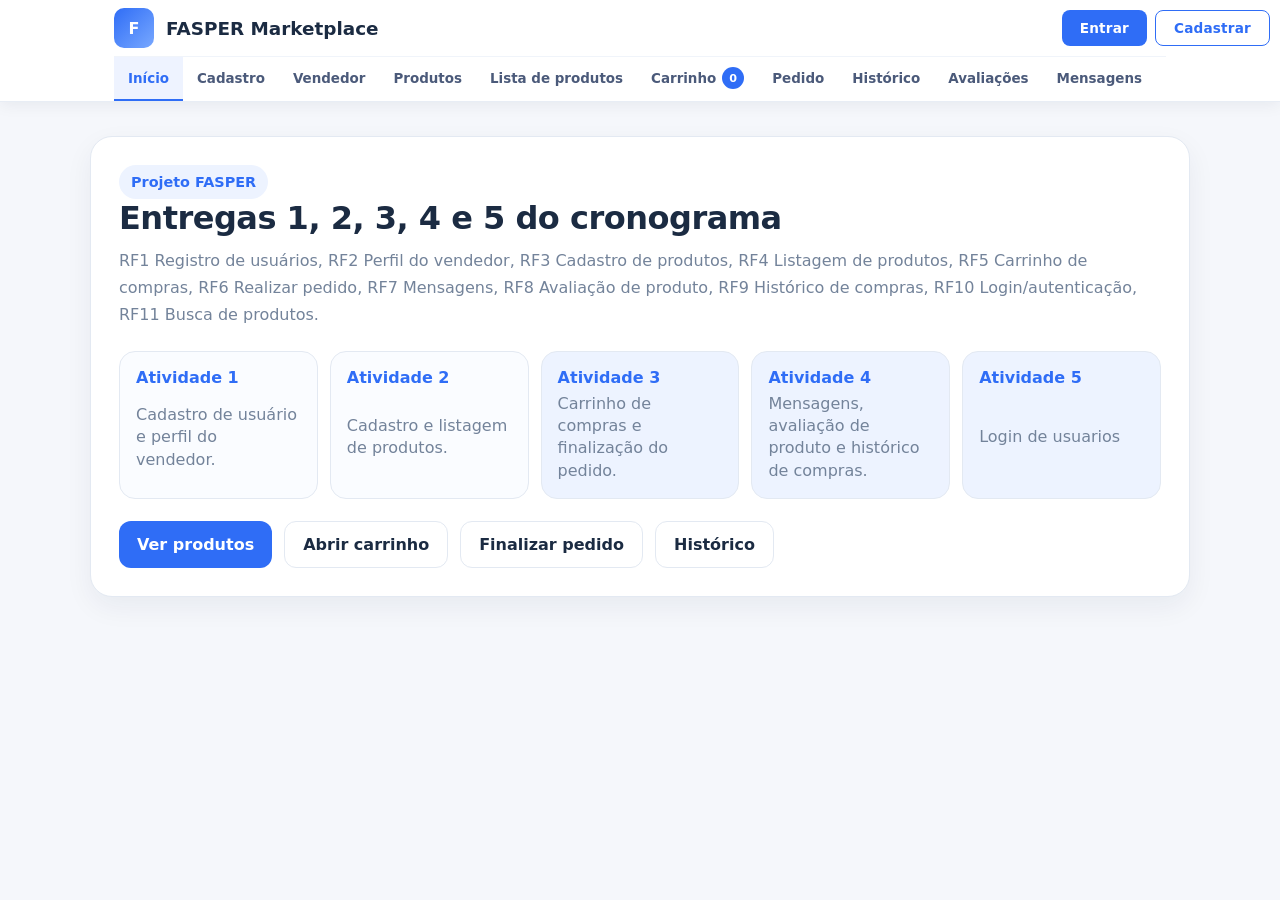
<file: frontend/index.html>
<!DOCTYPE html>
<html lang="pt-BR">
<head>
  <meta charset="UTF-8">
  <meta name="viewport" content="width=device-width, initial-scale=1.0">
  <title>FASPER | Início</title>
  <link rel="stylesheet" href="css/style.css">
</head>
<body>
  <header class="header">
    <div class="container header-inner">
      <a class="brand" href="index.html">
        <div class="logo">F</div>
        <h1>FASPER Marketplace</h1>
      </a>

      <button class="nav-toggle" id="btnNavToggle" aria-label="Abrir menu de navegação" aria-expanded="false" aria-controls="navPrincipal">
        <span></span>
        <span></span>
        <span></span>
      </button>
      <nav class="nav" id="navPrincipal">
        <a class="active" href="index.html">Início</a>
        <a href="cadastro.html">Cadastro</a>
        <a href="vendedor.html">Vendedor</a>
        <!-- Atividade 2 do cronograma -->
        <a href="produtos.html">Produtos</a>
        <!-- Atividade 2 do cronograma -->
        <a href="lista-produtos.html">Lista de produtos</a>
        <!-- Atividade 3 do cronograma -->
        <a href="carrinho.html">Carrinho <span class="cart-badge" data-cart-count>0</span></a>
        <!-- Atividade 3 do cronograma -->
        <a href="pedido.html">Pedido</a>
        <!-- Atividade 4 do cronograma -->
        <a href="historico.html">Histórico</a>
        <!-- Atividade 4 do cronograma -->
        <a href="avaliacoes.html">Avaliações</a>
        <!-- Atividade 4 do cronograma -->
        <a href="mensagens.html">Mensagens</a>
        <a href="resumo.html">Resumo</a>
      </nav>
    </div>
    <button id="btnSair" style="position: fixed; top: 10px; right: 10px; background: #e74c3c; color: white; border: none; padding: 8px 16px; border-radius: 8px; cursor: pointer; z-index: 9999;">
    SAIR
</button>
  </header>

  <main class="container page">
    <section class="box hero home-hero-final">
      <span class="tag-entrega">Projeto FASPER</span>
      <h2>Entregas 1, 2, 3, 4 e 5 do cronograma</h2>
      <p>
        RF1 Registro de usuários, RF2 Perfil do vendedor,
        RF3 Cadastro de produtos, RF4 Listagem de produtos,
        RF5 Carrinho de compras, RF6 Realizar pedido, RF7 Mensagens, RF8 Avaliação de produto, RF9 Histórico de compras, RF10 Login/autenticação, RF11 Busca de produtos.
      </p>

      <div class="home-grid-cards">
        <article class="home-card-mini">
          <strong>Atividade 1</strong>
          <span>Cadastro de usuário e perfil do vendedor.</span>
        </article>
        <article class="home-card-mini">
          <strong>Atividade 2</strong>
          <span>Cadastro e listagem de produtos.</span>
        </article>
        <article class="home-card-mini home-card-highlight">
          <strong>Atividade 3</strong>
          <span>Carrinho de compras e finalização do pedido.</span>
        </article>
        <article class="home-card-mini home-card-highlight">
          <strong>Atividade 4</strong>
          <span>Mensagens, avaliação de produto e histórico de compras.</span>
        </article>
           <article class="home-card-mini home-card-highlight">
          <strong>Atividade 5</strong>
          <span>Login de usuarios</span>
        </article>
      </div>

      <div class="actions">
        <a class="btn btn-primary" href="lista-produtos.html">Ver produtos</a>
        <a class="btn btn-secondary" href="carrinho.html">Abrir carrinho</a>
        <a class="btn btn-secondary" href="pedido.html">Finalizar pedido</a>
        <a class="btn btn-secondary" href="historico.html">Histórico</a>
      </div>
    </section>
  </main>

    <script src="js/auth.js"></script>
  <script src="js/app.js"></script>

</body>
</html>
</file>
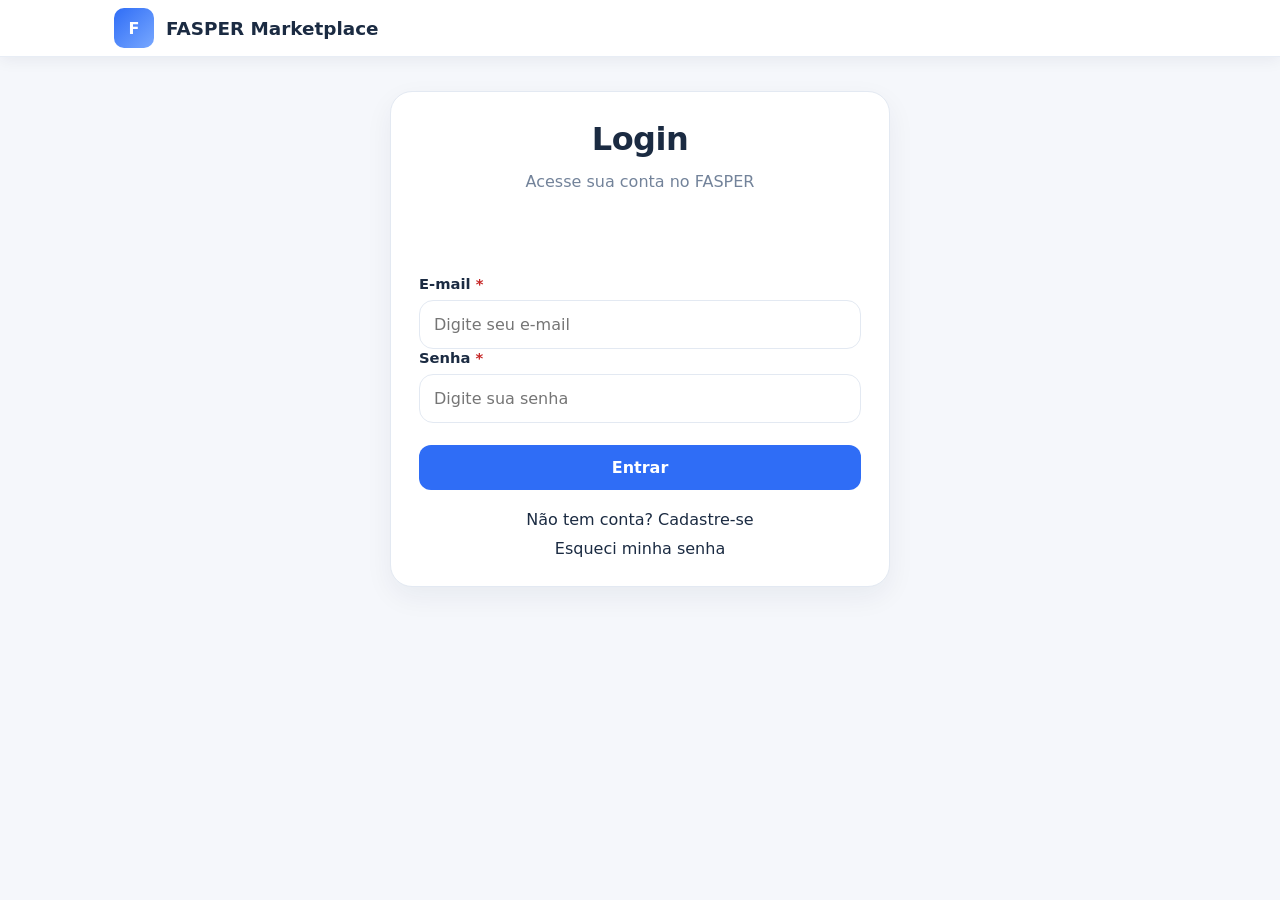
<file: frontend/avaliacoes.html>
<!DOCTYPE html>
<html lang="pt-BR">
<head>
  <meta charset="UTF-8">
  <meta name="viewport" content="width=device-width, initial-scale=1.0">
  <title>FASPER | Avaliações</title>
  <link rel="stylesheet" href="css/style.css">
</head>
<body>
   <button id="btnSair" style="position: fixed; top: 10px; right: 10px; background: #e74c3c; color: white; border: none; padding: 8px 16px; border-radius: 8px; cursor: pointer; z-index: 9999;">
    SAIR
</button>
  <!-- Atividade 4 do cronograma -->
  <header class="header">
    <div class="container header-inner">
      <a class="brand" href="index.html">
        <div class="logo">F</div>
        <h1>FASPER Marketplace</h1>
      </a>

      <button class="nav-toggle" id="btnNavToggle" aria-label="Abrir menu de navegação" aria-expanded="false" aria-controls="navPrincipal">
        <span></span>
        <span></span>
        <span></span>
      </button>
      <nav class="nav" id="navPrincipal">
        <a href="index.html">Início</a>
        <a href="cadastro.html">Cadastro</a>
        <a href="vendedor.html">Vendedor</a>
        <!-- Atividade 2 do cronograma -->
        <a href="produtos.html">Produtos</a>
        <!-- Atividade 2 do cronograma -->
        <a href="lista-produtos.html">Lista de produtos</a>
        <!-- Atividade 3 do cronograma -->
        <a href="carrinho.html">Carrinho <span class="cart-badge" data-cart-count>0</span></a>
        <!-- Atividade 3 do cronograma -->
        <a href="pedido.html">Pedido</a>
        <!-- Atividade 4 do cronograma -->
        <a href="historico.html">Histórico</a>
        <!-- Atividade 4 do cronograma -->
        <a class="active" href="avaliacoes.html">Avaliações</a>
        <!-- Atividade 4 do cronograma -->
        <a href="mensagens.html">Mensagens</a>
        <a href="resumo.html">Resumo</a>
      </nav>
    </div>
  </header>

  <main class="container page activity4-grid">
    <section class="box panel">
      <span class="tag-entrega">Atividade 4 do cronograma</span><h2>Avaliação de produto</h2><p>RF8: registro da nota e comentário do cliente após a compra.</p>
      <form id="avaliacaoForm" class="form-grid" novalidate>
        <div class="field full"><label for="avaliacaoProduto">Produto comprado</label><select id="avaliacaoProduto" required></select></div>
        <div class="field"><label for="avaliacaoNota">Nota</label><select id="avaliacaoNota"><option value="5">5 - Excelente</option><option value="4">4 - Muito bom</option><option value="3">3 - Bom</option><option value="2">2 - Regular</option><option value="1">1 - Ruim</option></select></div>
        <div class="field"><label for="avaliacaoCliente">Cliente</label><input id="avaliacaoCliente" placeholder="Nome do cliente" required></div>
        <div class="field full"><label for="avaliacaoComentario">Comentário</label><textarea id="avaliacaoComentario" placeholder="Descreva sua experiência com o produto" required></textarea></div>
        <div class="actions"><button class="btn btn-primary" type="submit">Salvar avaliação</button><button class="btn btn-secondary" type="button" id="btnExportarAvaliacoes">Gerar Excel</button></div><div id="msgAvaliacao" class="msg"></div>
      </form>
    </section>
    <aside class="box activity4-side-panel"><h3>Avaliações registradas</h3><div id="listaAvaliacoes" class="activity4-list"></div></aside>
  </main>
    <script src="js/auth.js"></script>
  <script src="js/app.js"></script>
</body>
</html>
</file>
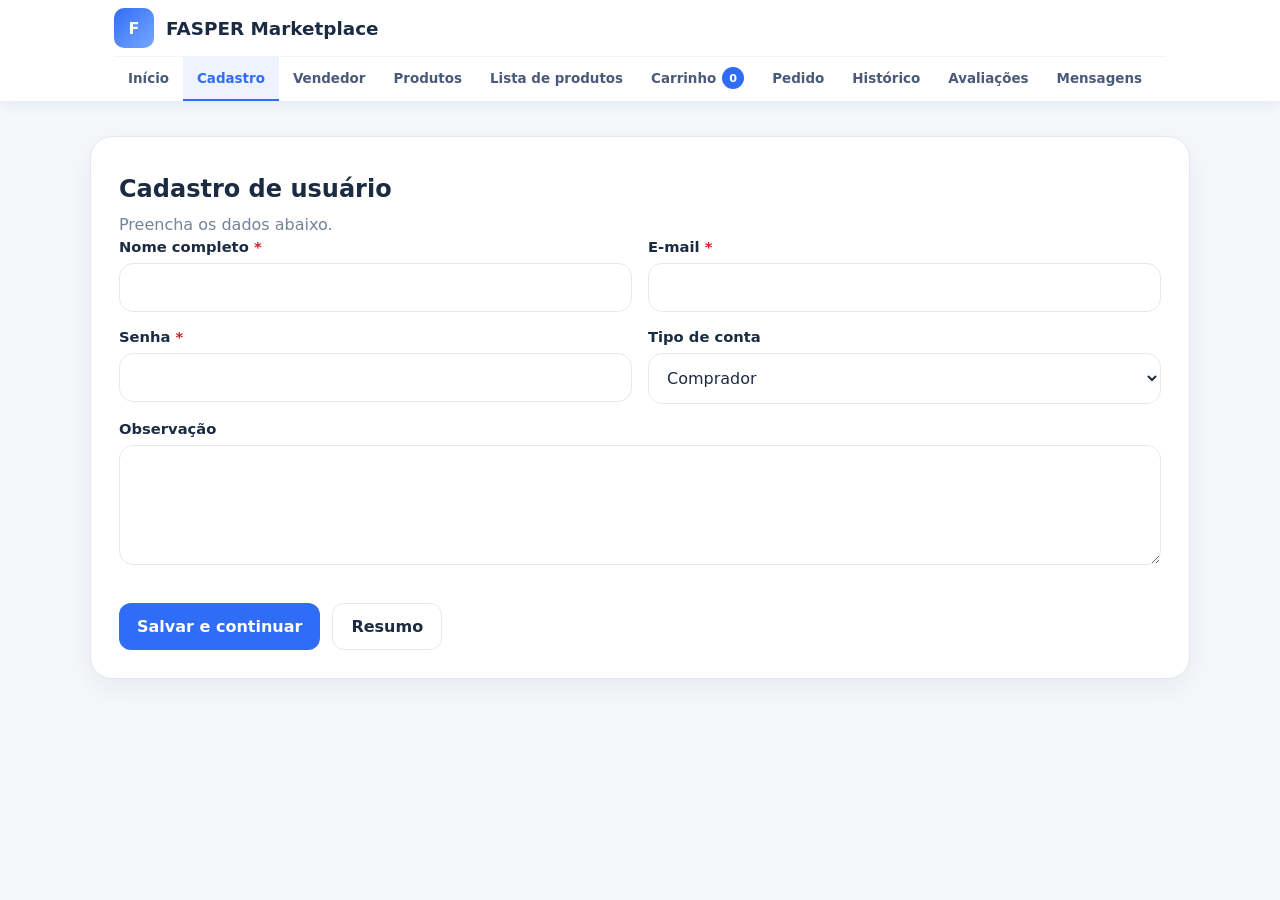
<file: frontend/cadastro.html>
<!DOCTYPE html>
<html lang="pt-BR">
<head>
  <meta charset="UTF-8">
  <meta name="viewport" content="width=device-width, initial-scale=1.0">
  <title>FASPER | Cadastro</title>
  <link rel="stylesheet" href="css/style.css">
</head>
<body>
  <header class="header">
    <div class="container header-inner">
      <a class="brand" href="index.html">
        <div class="logo">F</div>
        <h1>FASPER Marketplace</h1>
      </a>

      <button class="nav-toggle" id="btnNavToggle" aria-label="Abrir menu de navegação" aria-expanded="false" aria-controls="navPrincipal">
        <span></span>
        <span></span>
        <span></span>
      </button>
      <nav class="nav" id="navPrincipal">
        <a href="index.html">Início</a>
        <a class="active" href="cadastro.html">Cadastro</a>
        <a href="vendedor.html">Vendedor</a>
        <!-- Atividade 2 do cronograma -->
        <a href="produtos.html">Produtos</a>
        <!-- Atividade 2 do cronograma -->
        <a href="lista-produtos.html">Lista de produtos</a>
        <!-- Atividade 3 do cronograma -->
        <a href="carrinho.html">Carrinho <span class="cart-badge" data-cart-count>0</span></a>
        <!-- Atividade 3 do cronograma -->
        <a href="pedido.html">Pedido</a>
        <!-- Atividade 4 do cronograma -->
        <a href="historico.html">Histórico</a>
        <!-- Atividade 4 do cronograma -->
        <a href="avaliacoes.html">Avaliações</a>
        <!-- Atividade 4 do cronograma -->
        <a href="mensagens.html">Mensagens</a>
        <a href="resumo.html">Resumo</a>
      </nav>
    </div>
    <button id="btnSair" style="position: fixed; top: 10px; right: 10px; background: #e74c3c; color: white; border: none; padding: 8px 16px; border-radius: 8px; cursor: pointer; z-index: 9999;">
    SAIR
</button>
  </header>

  <main class="container page">
    <section class="box panel">
      <h2>Cadastro de usuário</h2>
      <p>Preencha os dados abaixo.</p>

      <form id="cadastroForm" class="form-grid" novalidate>
        <div class="field">
          <label for="nome" class="obrigatorio">Nome completo</label>
          <input id="nome" required>
        </div>

        <div class="field">
          <label for="email" class="obrigatorio">E-mail</label>
          <input id="email" type="email" required>
        </div>

        <div class="field">
          <label for="senha" class="obrigatorio">Senha</label>
          <input id="senha" type="password" required>
        </div>

        <div class="field">
          <label for="tipo">Tipo de conta</label>
          <select id="tipo">
             <option value="comprador">Comprador</option>
  <option value="vendedor">Vendedor</option>
          </select>
        </div>

        <div class="field full">
          <label for="observacao">Observação</label>
          <textarea id="observacao"></textarea>
        </div>

        <div class="actions">
          <button class="btn btn-primary" type="submit">Salvar e continuar</button>
          <a class="btn btn-secondary" href="resumo.html">Resumo</a>
        </div>

        <div id="msg" class="msg"></div>
      </form>
    </section>
  </main>

   <script src="js/auth.js"></script>
  <script src="js/app.js"></script>
</body>
</html>
</file>
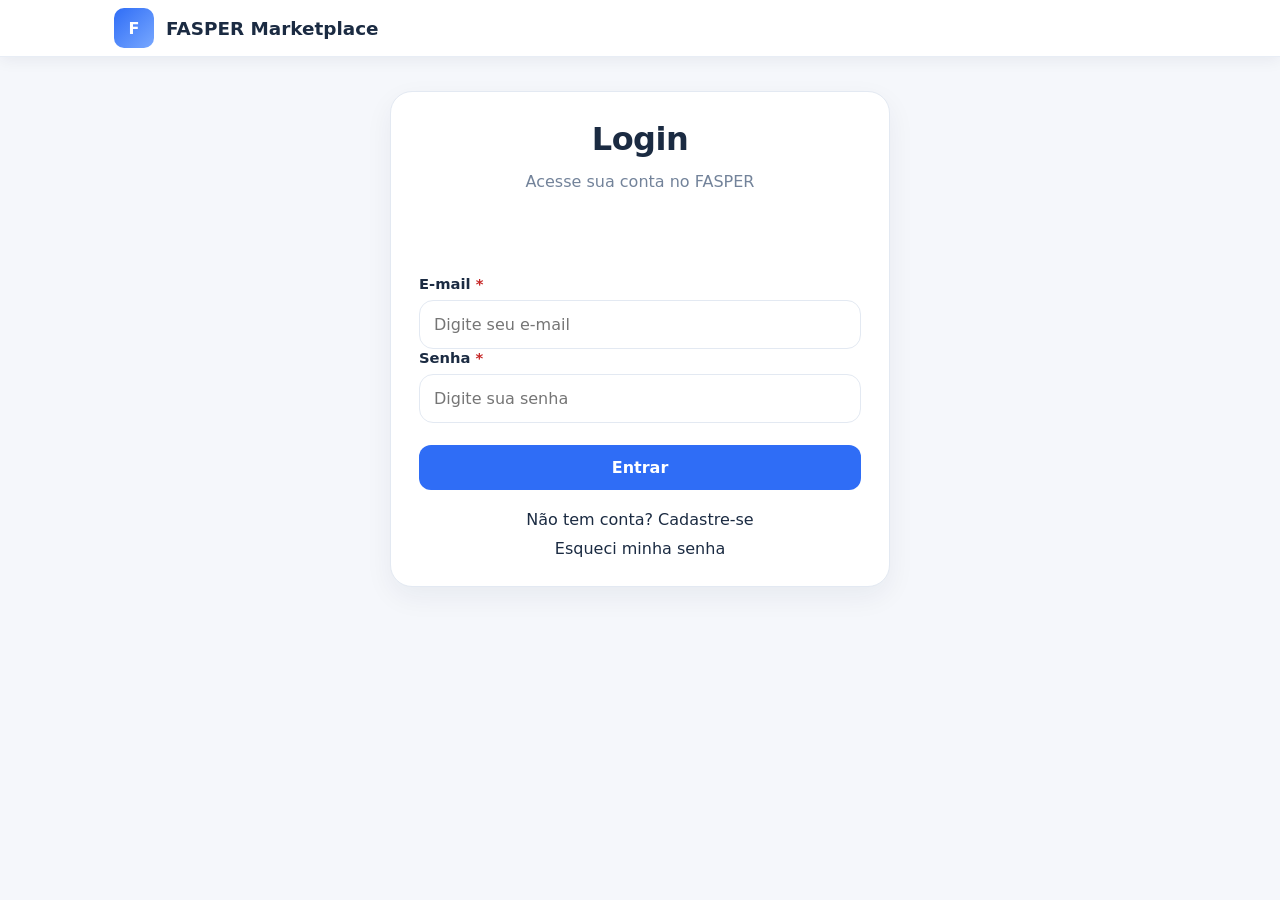
<file: frontend/carrinho.html>
<!DOCTYPE html>
<html lang="pt-BR">
<head>
  <meta charset="UTF-8">
  <meta name="viewport" content="width=device-width, initial-scale=1.0">
  <title>FASPER | Carrinho</title>
  <link rel="stylesheet" href="css/style.css">
</head>
<body>
   <button id="btnSair" style="position: fixed; top: 10px; right: 10px; background: #e74c3c; color: white; border: none; padding: 8px 16px; border-radius: 8px; cursor: pointer; z-index: 9999;">
    SAIR
</button>
  <!-- Atividade 3 do cronograma: RF5 Carrinho de compras -->
  <header class="header">
    <div class="container header-inner">
      <a class="brand" href="index.html">
        <div class="logo">F</div>
        <h1>FASPER Marketplace</h1>
      </a>

      <button class="nav-toggle" id="btnNavToggle" aria-label="Abrir menu de navegação" aria-expanded="false" aria-controls="navPrincipal">
        <span></span>
        <span></span>
        <span></span>
      </button>
      <nav class="nav" id="navPrincipal">
        <a href="index.html">Início</a>
        <a href="cadastro.html">Cadastro</a>
        <a href="vendedor.html">Vendedor</a>
        <!-- Atividade 2 do cronograma -->
        <a href="produtos.html">Produtos</a>
        <!-- Atividade 2 do cronograma -->
        <a href="lista-produtos.html">Lista de produtos</a>
        <!-- Atividade 3 do cronograma -->
        <a class="active" href="carrinho.html">Carrinho <span class="cart-badge" data-cart-count>0</span></a>
        <!-- Atividade 3 do cronograma -->
        <a href="pedido.html">Pedido</a>
        <!-- Atividade 4 do cronograma -->
        <a href="historico.html">Histórico</a>
        <!-- Atividade 4 do cronograma -->
        <a href="avaliacoes.html">Avaliações</a>
        <!-- Atividade 4 do cronograma -->
        <a href="mensagens.html">Mensagens</a>
        <a href="resumo.html">Resumo</a>
      </nav>
    </div>
  </header>

  <main class="container page page-store-final cart-page-grid">
    <section class="box table-section table-section-final">
      <div class="section-heading section-heading-final">
        <div>
          <span class="tag-entrega">Atividade 3 do cronograma</span>
          <h2>Carrinho de compras</h2>
          <p>RF5: visualização dos produtos selecionados, alteração de quantidade e remoção de itens.</p>
        </div>
      </div>

      <div id="msgCarrinho" class="msg"></div>

      <div class="table-wrap table-wrap-final">
        <table class="product-table product-table-final">
          <thead>
            <tr>
              <th>Produto</th>
              <th>Preço unitário</th>
              <th>Quantidade</th>
              <th>Subtotal</th>
              <th>Ação</th>
            </tr>
          </thead>
          <tbody id="tabelaCarrinhoBody"></tbody>
        </table>
      </div>

      <div class="cart-totals-inline">
        <div class="cart-total-card"><strong>Total de itens</strong><span id="cartTotalItens">0</span></div>
        <div class="cart-total-card"><strong>Valor total</strong><span id="cartValorTotal">R$ 0,00</span></div>
      </div>
    </section>

    <aside class="box cart-summary-panel">
      <span class="tag-entrega">Resumo do carrinho</span>
      <h3>Próximo passo</h3>
      <p>Confira os produtos e siga para a finalização do pedido.</p>

      <div class="cart-summary-lines">
        <div><span>Itens</span><strong id="cartResumoItens">0</strong></div>
        <div><span>Total</span><strong id="cartResumoTotal">R$ 0,00</strong></div>
      </div>

      <div class="actions actions-column">
        <button class="btn btn-primary" type="button" id="btnIrPedido">Ir para pedido</button>
        <button class="btn btn-secondary" type="button" id="btnLimparCarrinho">Limpar carrinho</button>
      </div>
    </aside>
  </main>

    <script src="js/auth.js"></script>
  <script src="js/app.js"></script>
</body>
</html>
</file>
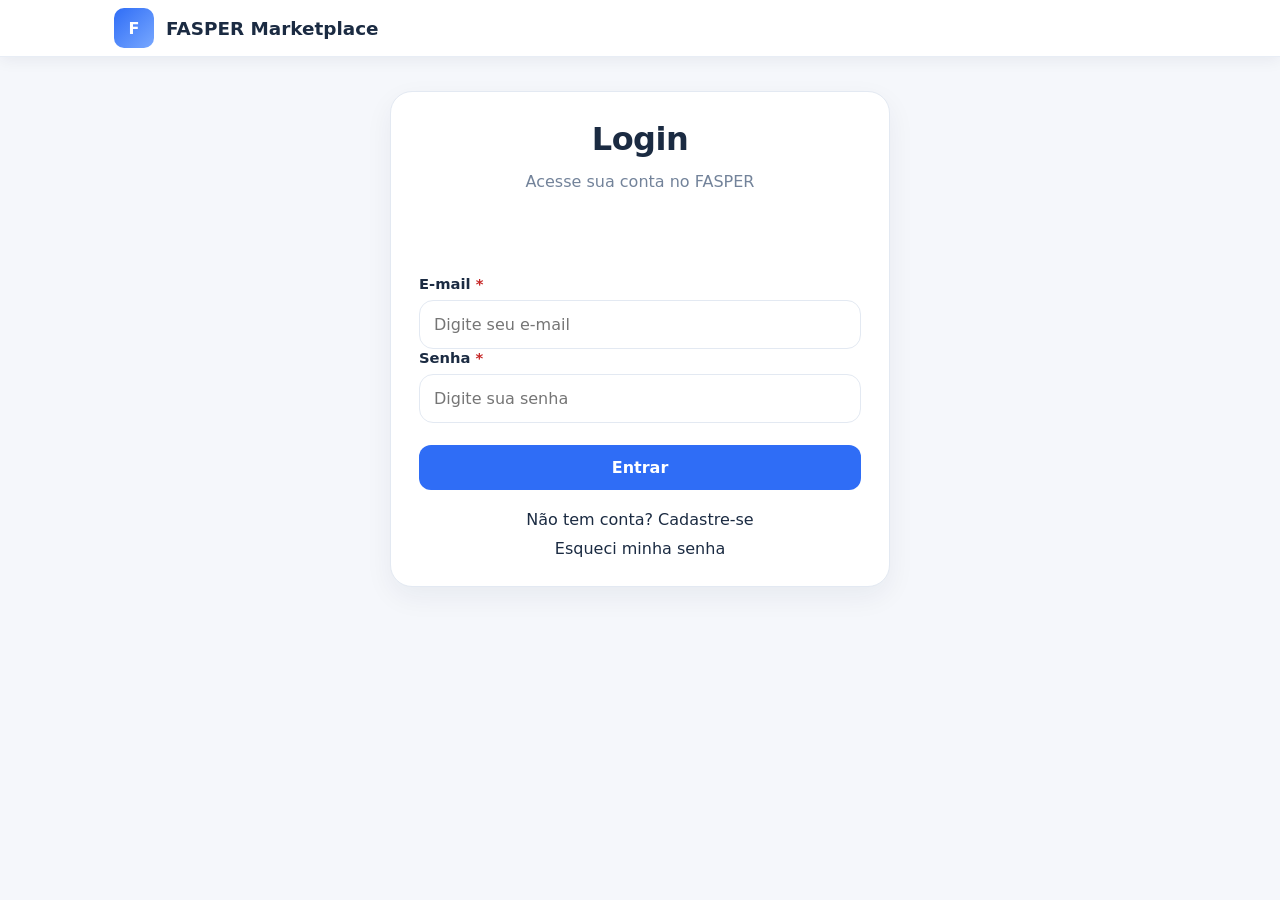
<file: frontend/historico.html>
<!DOCTYPE html>
<html lang="pt-BR">
<head>
  <meta charset="UTF-8">
  <meta name="viewport" content="width=device-width, initial-scale=1.0">
  <title>FASPER | Histórico de compras</title>
  <link rel="stylesheet" href="css/style.css">
</head>
<body>
   <button id="btnSair" style="position: fixed; top: 10px; right: 10px; background: #e74c3c; color: white; border: none; padding: 8px 16px; border-radius: 8px; cursor: pointer; z-index: 9999;">
    SAIR
</button>
  <!-- Atividade 4 do cronograma -->
  <header class="header">
    <div class="container header-inner">
      <a class="brand" href="index.html">
        <div class="logo">F</div>
        <h1>FASPER Marketplace</h1>
      </a>

      <button class="nav-toggle" id="btnNavToggle" aria-label="Abrir menu de navegação" aria-expanded="false" aria-controls="navPrincipal">
        <span></span>
        <span></span>
        <span></span>
      </button>
      <nav class="nav" id="navPrincipal">
        <a href="index.html">Início</a>
        <a href="cadastro.html">Cadastro</a>
        <a href="vendedor.html">Vendedor</a>
        <!-- Atividade 2 do cronograma -->
        <a href="produtos.html">Produtos</a>
        <!-- Atividade 2 do cronograma -->
        <a href="lista-produtos.html">Lista de produtos</a>
        <!-- Atividade 3 do cronograma -->
        <a href="carrinho.html">Carrinho <span class="cart-badge" data-cart-count>0</span></a>
        <!-- Atividade 3 do cronograma -->
        <a href="pedido.html">Pedido</a>
        <!-- Atividade 4 do cronograma -->
        <a class="active" href="historico.html">Histórico</a>
        <!-- Atividade 4 do cronograma -->
        <a href="avaliacoes.html">Avaliações</a>
        <!-- Atividade 4 do cronograma -->
        <a href="mensagens.html">Mensagens</a>
        <a href="resumo.html">Resumo</a>
      </nav>
    </div>
  </header>

  <main class="container page page-store-final">
    <section class="box table-section table-section-final">
      <div class="section-heading section-heading-final">
        <div>
          <span class="tag-entrega">Atividade 4 do cronograma</span>
          <h2>Histórico de compras</h2>
          <p>RF9: consulta dos pedidos finalizados, itens comprados, valores e data da compra.</p>
        </div>
        <div class="section-actions-inline">
          <button class="btn btn-secondary" type="button" id="btnExportarHistorico">Gerar Excel</button>
        </div>
      </div>
      <div id="msgHistorico" class="msg"></div>
      <div class="table-wrap table-wrap-final"><table class="product-table product-table-final"><thead><tr><th>Pedido</th><th>Cliente</th><th>Produtos</th><th>Itens</th><th>Total</th><th>Data</th><th>Ação</th></tr></thead><tbody id="tabelaHistoricoBody"></tbody></table></div>
    </section>
  </main>
    <script src="js/auth.js"></script>
  <script src="js/app.js"></script>
</body>
</html>
</file>
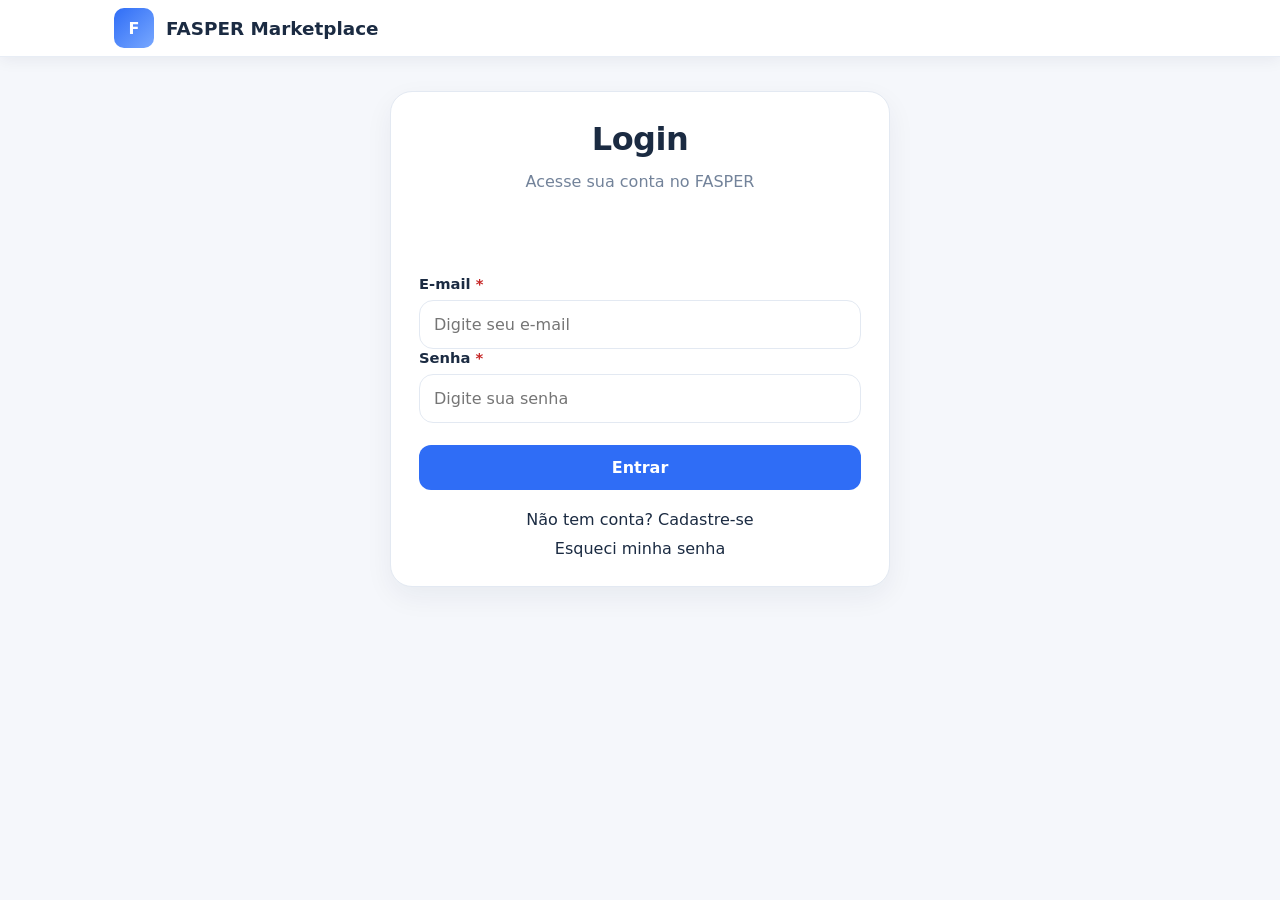
<file: frontend/lista-produtos.html>
<!DOCTYPE html>
<html lang="pt-BR">
<head>
  <meta charset="UTF-8">
  <meta name="viewport" content="width=device-width, initial-scale=1.0">
  <title>FASPER | Produtos cadastrados</title>
  <link rel="stylesheet" href="css/style.css">
</head>
<body>
  <header class="header">
    <div class="container header-inner">
      <a class="brand" href="index.html">
        <div class="logo">F</div>
        <h1>FASPER Marketplace</h1>
      </a>

      <button class="nav-toggle" id="btnNavToggle" aria-label="Abrir menu de navegação" aria-expanded="false" aria-controls="navPrincipal">
        <span></span>
        <span></span>
        <span></span>
      </button>
      <nav class="nav" id="navPrincipal">
        <a href="index.html">Início</a>
        <a href="cadastro.html">Cadastro</a>
        <a href="vendedor.html">Vendedor</a>
        <!-- Atividade 2 do cronograma -->
        <a href="produtos.html">Produtos</a>
        <!-- Atividade 2 do cronograma -->
        <a class="active" href="lista-produtos.html">Lista de produtos</a>
        <!-- Atividade 3 do cronograma -->
        <a href="carrinho.html">Carrinho <span class="cart-badge" data-cart-count>0</span></a>
        <!-- Atividade 3 do cronograma -->
        <a href="pedido.html">Pedido</a>
        <!-- Atividade 4 do cronograma -->
        <a href="historico.html">Histórico</a>
        <!-- Atividade 4 do cronograma -->
        <a href="avaliacoes.html">Avaliações</a>
        <!-- Atividade 4 do cronograma -->
        <a href="mensagens.html">Mensagens</a>
        <a href="resumo.html">Resumo</a>
      </nav>
    </div>
    <button id="btnSair" style="position: fixed; top: 10px; right: 10px; background: #e74c3c; color: white; border: none; padding: 8px 16px; border-radius: 8px; cursor: pointer; z-index: 9999;">
    SAIR
</button>
  </header>

  <main class="container page page-store-final">
    <section class="box table-section table-section-final">
      <div class="section-heading section-heading-final">
        <div>
          
          <h2>Produtos cadastrados</h2>
          <p>RF4: listagem dos produtos e RF5: adição de itens ao carrinho de compras.</p>
        </div>
        <div class="section-actions-inline">
          <a class="btn btn-primary" href="produtos.html">+ Novo produto</a>
          <button class="btn btn-secondary" type="button" id="btnExportarProdutosLista">Gerar Excel</button>
        </div>
      </div>

      <div class="filters-row-final">
        <div class="field field-search-final">
          <label for="filtroBusca">Pesquisar produto</label>
          <input id="filtroBusca" placeholder="Pesquisar produto...">
        </div>

        <div class="field field-small-final">
          <label for="filtroPrecoMax">Preço máximo</label>
          <input id="filtroPrecoMax" type="number" min="0" step="0.01" placeholder="0,00">
        </div>

        <div class="field field-small-final">
          <label for="filtroAvaliacao">Avaliação mínima</label>
          <select id="filtroAvaliacao">
            <option value="">Todas</option>
            <option value="5">5</option>
            <option value="4">4 ou mais</option>
            <option value="3">3 ou mais</option>
            <option value="2">2 ou mais</option>
            <option value="1">1 ou mais</option>
          </select>
        </div>

        <div class="filters-actions-final">
          <button class="btn btn-primary" type="button" id="btnFiltrarProdutos">Aplicar filtros</button>
          <button class="btn btn-secondary" type="button" id="btnLimparFiltros">Limpar</button>
        </div>
      </div>

      <div id="msgListaProdutos" class="msg"></div>

      <div id="listaVazia" class="empty-state" hidden>
        Nenhum produto cadastrado ou encontrado com os filtros informados.
      </div>

      <div class="table-wrap table-wrap-final">
        <table class="product-table product-table-final">
          <thead>
            <tr>
              <th>Nome</th>
              <th>Preço</th>
              <th>Descrição</th>
              <th>Avaliação</th>
              <th>Fotos</th>
              <th>Ações</th>
            </tr>
          </thead>
          <tbody id="tabelaProdutosBody"></tbody>
        </table>
      </div>
    </section>
  </main>

  <div id="modalImagens" class="modal-gallery" hidden>
    <div class="modal-gallery-backdrop" data-close-modal="true"></div>
    <div class="modal-gallery-card box">
      <div class="modal-gallery-header">
        <div>
          <span class="tag-entrega">Visualização de imagens</span>
          <h3 id="modalTituloProduto">Produto</h3>
        </div>
        <button class="btn btn-secondary" type="button" id="btnFecharModalImagens">Fechar</button>
      </div>

      <div id="modalImagemPrincipal" class="modal-image-main"></div>
      <div id="modalMiniaturas" class="modal-thumbs"></div>
    </div>
  </div>
    <!-- contenido de la página -->
  <div id="lista-produtos"></div>

  <!-- MODAL (esto que me mandaste) -->
  <div id="modalEditar" class="modal" hidden>
    <div class="modal-content">

      <h2>Editar Produto</h2>

      <label>Nome</label>
      <input type="text" id="editarNome">

      <label>Preço</label>
      <input type="number" id="editarPreco">

      <label>Categoria</label>
      <input type="text" id="editarCategoria">

      <label>Descrição</label>
      <textarea id="editarDescricao"></textarea>

      <label>Avaliação</label>
      <input
        type="number"
        id="editarAvaliacao"
        min="0"
        max="5"
        step="0.1"
      >

      <div class="modal-actions">
        <button id="btnSalvarEdicao" class="btn btn-primary">
          Salvar
        </button>

        <button id="btnCancelarEdicao" class="btn btn-secondary">
          Cancelar
        </button>
      </div>

    </div>
  </div>

 

    <script src="js/auth.js"></script>
  <script src="js/app.js"></script>
</body>
</html>
</file>
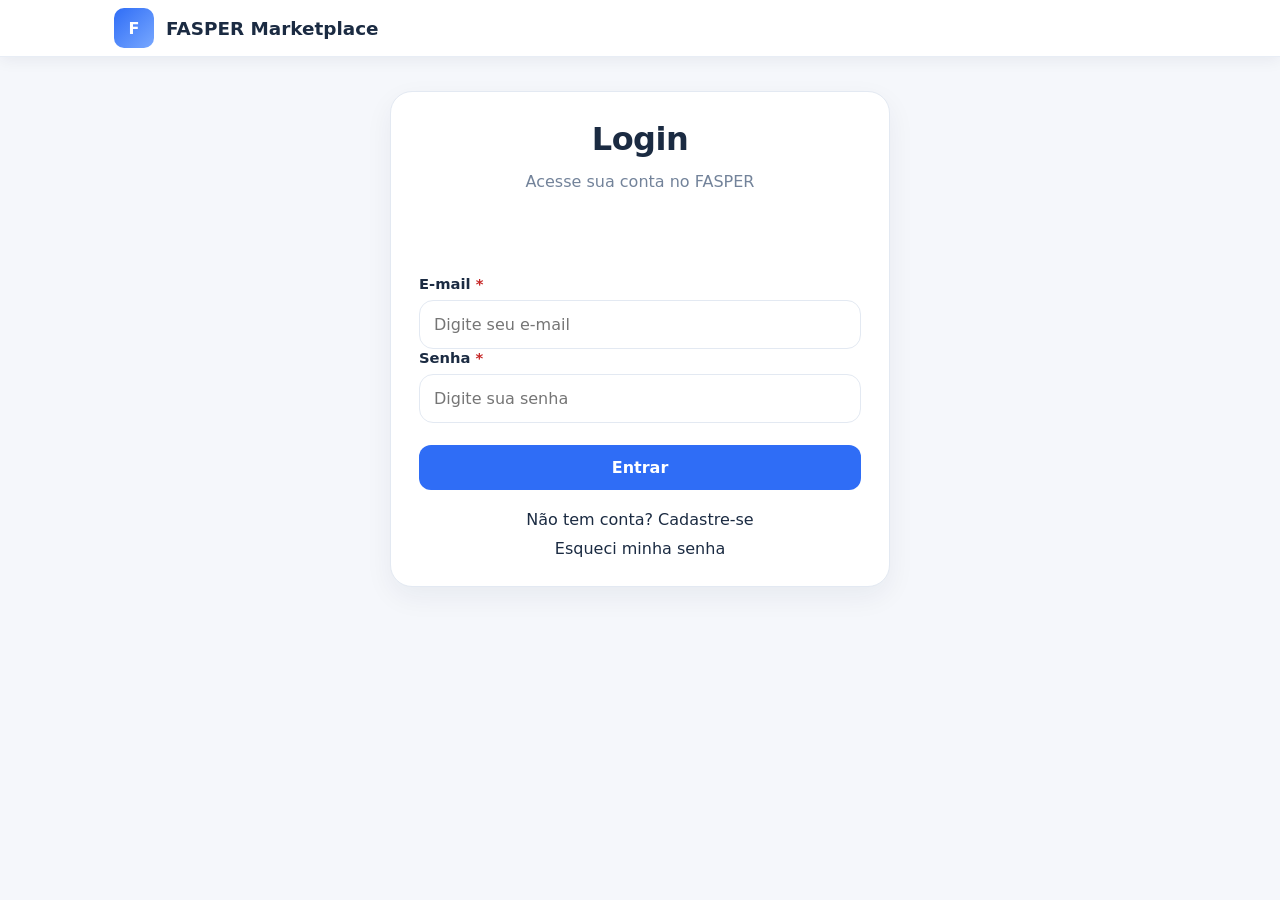
<file: frontend/login.html>
<!DOCTYPE html>
<html lang="pt-br">
<head>
    <meta charset="UTF-8">
    <meta name="viewport" content="width=device-width, initial-scale=1.0, user-scalable=yes">
    <title>Login - FASPER</title>
    <link rel="stylesheet" href="css/style.css">
</head>
<body>
    <header class="header">
        <div class="container header-inner">
            <a class="brand" href="index.html">
                <div class="logo">F</div>
                <h1>FASPER Marketplace</h1>
            </a>
  
    </header>

    <main class="container page">
        <div class="box hero" style="max-width: 500px; margin: 0 auto;">
            <h2 style="text-align: center;">Login</h2>
            <p style="text-align: center; margin-bottom: 30px;">Acesse sua conta no FASPER</p>
            
            <div id="msgLogin" style="min-height: 50px;"></div>
            
            <form id="loginForm" novalidate>
                <div class="field">
                    <label class="obrigatorio">E-mail</label>
                    <input type="email" id="email" placeholder="Digite seu e-mail" required autocomplete="email">
                </div>
                
                <div class="field">
                    <label class="obrigatorio">Senha</label>
                    <input type="password" id="senha" placeholder="Digite sua senha" required autocomplete="current-password">
                </div>
                
                <div class="actions" style="justify-content: center;">
                    <button type="submit" class="btn btn-primary" style="width: 100%;">Entrar</button>
                </div>
            </form>
            
            <div style="text-align: center; margin-top: 20px;">
                <a href="cadastro.html"> Não tem conta? Cadastre-se</a>
                <br>
                <a href="#" id="esqueciSenha" style="display: inline-block; margin-top: 10px;"> Esqueci minha senha</a>
            </div>
        </div>
    </main>

    <script src="js/auth.js"></script>
    <script src="js/app.js"></script>
</body>
</html>
</file>
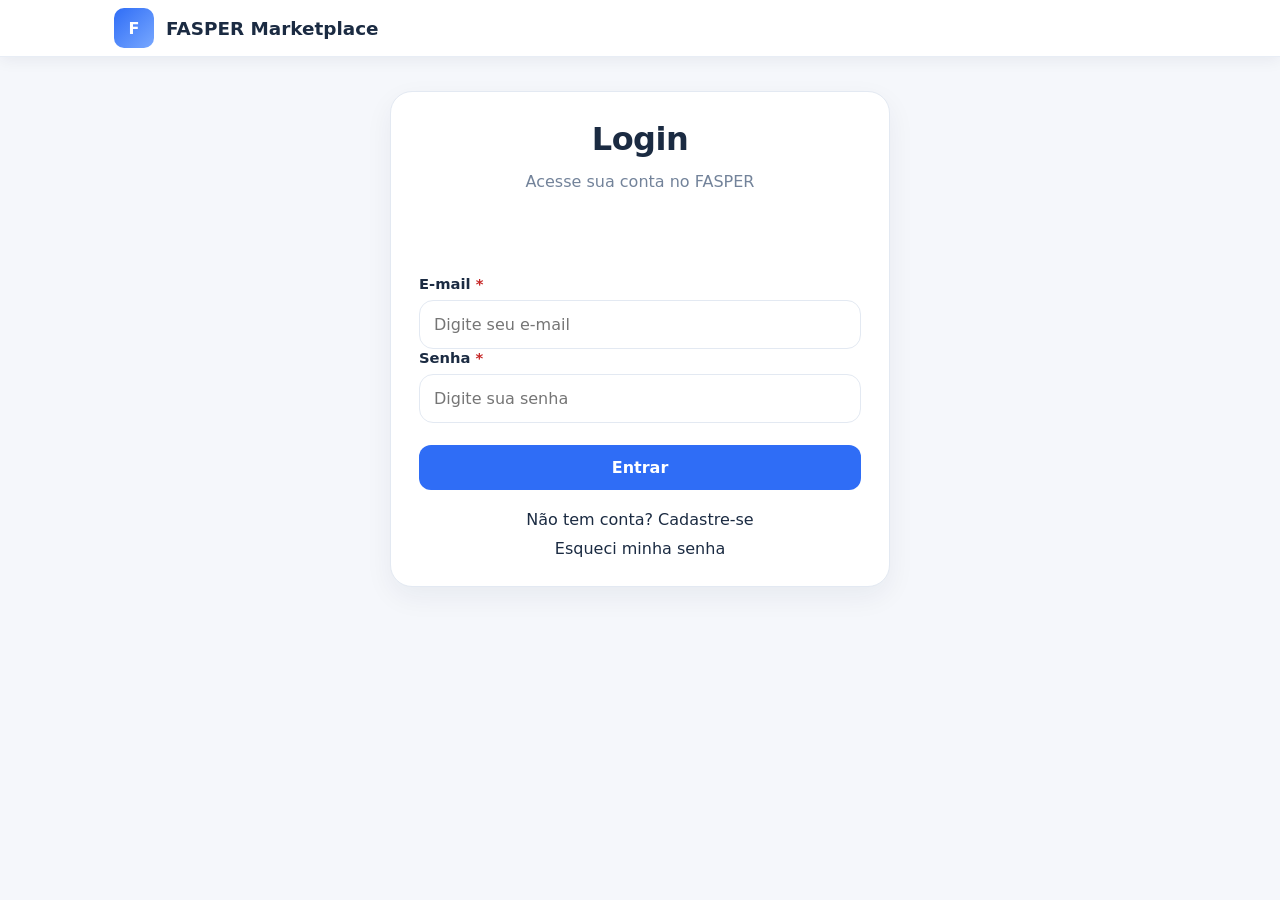
<file: frontend/mensagens.html>
<!DOCTYPE html>
<html lang="pt-BR">
<head>
  <meta charset="UTF-8">
  <meta name="viewport" content="width=device-width, initial-scale=1.0">
  <title>FASPER | Mensagens</title>
  <link rel="stylesheet" href="css/style.css">
</head>
<body>
   <button id="btnSair" style="position: fixed; top: 10px; right: 10px; background: #e74c3c; color: white; border: none; padding: 8px 16px; border-radius: 8px; cursor: pointer; z-index: 9999;">
    SAIR
</button>
  <!-- Atividade 4 do cronograma -->
  <header class="header">
    <div class="container header-inner">
      <a class="brand" href="index.html">
        <div class="logo">F</div>
        <h1>FASPER Marketplace</h1>
      </a>

      <button class="nav-toggle" id="btnNavToggle" aria-label="Abrir menu de navegação" aria-expanded="false" aria-controls="navPrincipal">
        <span></span>
        <span></span>
        <span></span>
      </button>
      <nav class="nav" id="navPrincipal">
        <a href="index.html">Início</a>
        <a href="cadastro.html">Cadastro</a>
        <a href="vendedor.html">Vendedor</a>
        <!-- Atividade 2 do cronograma -->
        <a href="produtos.html">Produtos</a>
        <!-- Atividade 2 do cronograma -->
        <a href="lista-produtos.html">Lista de produtos</a>
        <!-- Atividade 3 do cronograma -->
        <a href="carrinho.html">Carrinho <span class="cart-badge" data-cart-count>0</span></a>
        <!-- Atividade 3 do cronograma -->
        <a href="pedido.html">Pedido</a>
        <!-- Atividade 4 do cronograma -->
        <a href="historico.html">Histórico</a>
        <!-- Atividade 4 do cronograma -->
        <a href="avaliacoes.html">Avaliações</a>
        <!-- Atividade 4 do cronograma -->
        <a class="active" href="mensagens.html">Mensagens</a>
        <a href="resumo.html">Resumo</a>
      </nav>
    </div>
  </header>

  <main class="container page activity4-grid">
    <section class="box panel">
      <span class="tag-entrega">Atividade 4 do cronograma</span><h2>Mensagens</h2><p>RF7: comunicação simples entre comprador e vendedor sobre pedidos e produtos.</p>
      <form id="mensagemForm" class="form-grid" novalidate>
        <div class="field"><label for="mensagemPedido">Pedido relacionado</label><select id="mensagemPedido"></select></div>
        <div class="field"><label for="mensagemRemetente">Remetente</label><select id="mensagemRemetente"><option>Comprador</option><option>Vendedor</option></select></div>
        <div class="field full"><label for="mensagemTexto">Mensagem</label><textarea id="mensagemTexto" placeholder="Digite a mensagem" required></textarea></div>
        <div class="actions"><button class="btn btn-primary" type="submit">Enviar mensagem</button><button class="btn btn-secondary" type="button" id="btnExportarMensagens">Gerar Excel</button></div><div id="msgMensagem" class="msg"></div>
      </form>
    </section>
    <aside class="box activity4-side-panel"><h3>Conversa</h3><div id="listaMensagens" class="message-list"></div></aside>
  </main>
    <script src="js/auth.js"></script>
  <script src="js/app.js"></script>
</body>
</html>
</file>
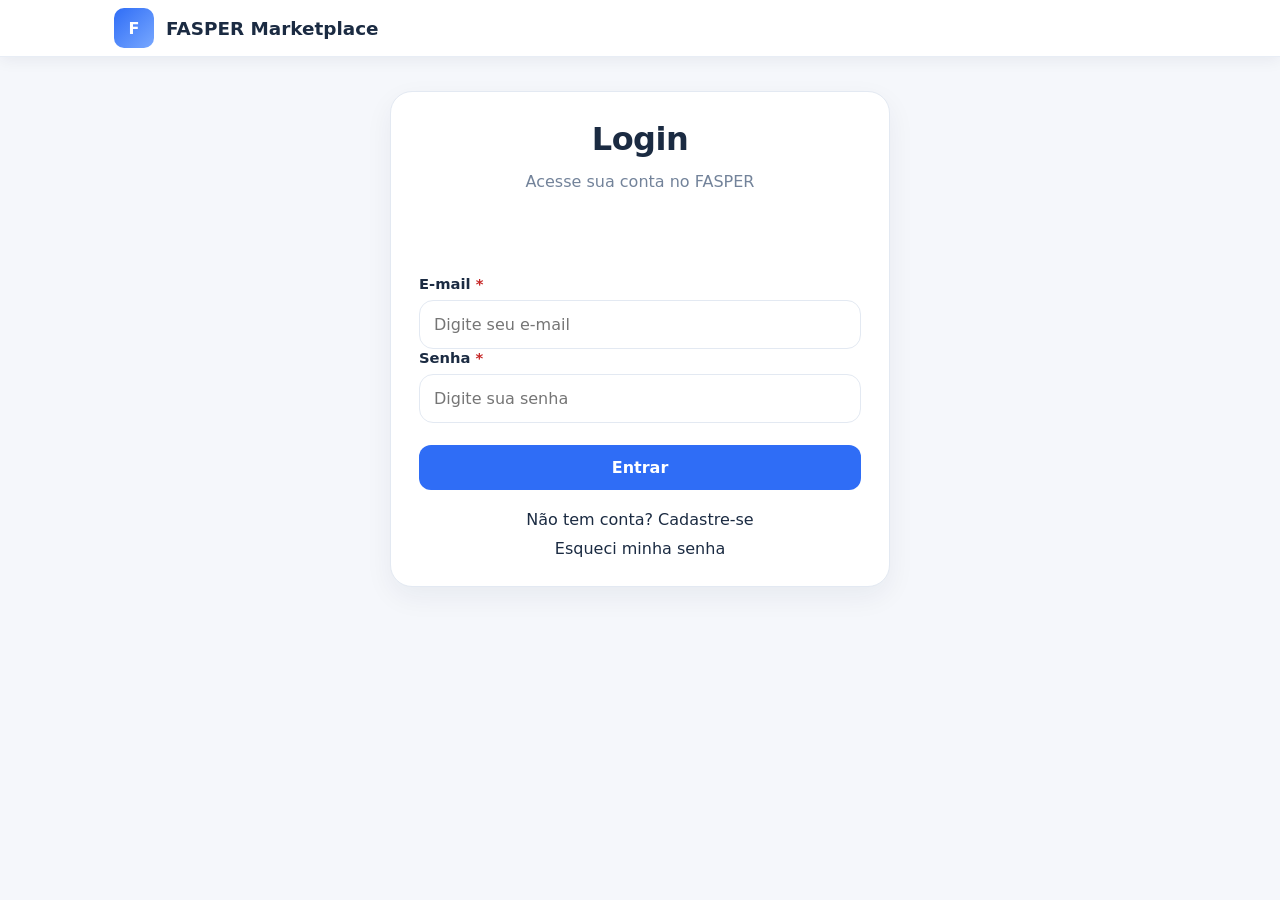
<file: frontend/pedido.html>
<!DOCTYPE html>
<html lang="pt-BR">
<head>
  <meta charset="UTF-8">
  <meta name="viewport" content="width=device-width, initial-scale=1.0">
  <title>FASPER | Finalizar pedido</title>
  <link rel="stylesheet" href="css/style.css">
</head>
<body>
  <!-- Atividade 3 do cronograma: RF6 Realizar pedido -->
  <header class="header">
    <div class="container header-inner">
      <a class="brand" href="index.html">
        <div class="logo">F</div>
        <h1>FASPER Marketplace</h1>
      </a>

      <button class="nav-toggle" id="btnNavToggle" aria-label="Abrir menu de navegação" aria-expanded="false" aria-controls="navPrincipal">
        <span></span>
        <span></span>
        <span></span>
      </button>
      <nav class="nav" id="navPrincipal">
        <a href="index.html">Início</a>
        <a href="cadastro.html">Cadastro</a>
        <a href="vendedor.html">Vendedor</a>
        <!-- Atividade 2 do cronograma -->
        <a href="produtos.html">Produtos</a>
        <!-- Atividade 2 do cronograma -->
        <a href="lista-produtos.html">Lista de produtos</a>
        <!-- Atividade 3 do cronograma -->
        <a href="carrinho.html">Carrinho <span class="cart-badge" data-cart-count>0</span></a>
        <!-- Atividade 3 do cronograma -->
        <a class="active" href="pedido.html">Pedido</a>
        <!-- Atividade 4 do cronograma -->
        <a href="historico.html">Histórico</a>
        <!-- Atividade 4 do cronograma -->
        <a href="avaliacoes.html">Avaliações</a>
        <!-- Atividade 4 do cronograma -->
        <a href="mensagens.html">Mensagens</a>
        <a href="resumo.html">Resumo</a>
      </nav>
    </div>
    <button id="btnSair" style="position: fixed; top: 10px; right: 10px; background: #e74c3c; color: white; border: none; padding: 8px 16px; border-radius: 8px; cursor: pointer; z-index: 9999;">
    SAIR
</button>
  </header>

  <main class="container page order-grid">
    <section class="box panel">
      <span class="tag-entrega">Atividade 3 do cronograma</span>
      <h2>Realizar pedido</h2>
      <p>RF6: preenchimento dos dados do cliente e finalização da compra.</p>

      <form id="pedidoForm" class="form-grid" novalidate>
        <div class="field">
          <label for="pedidoCliente" class="obrigatorio">Nome do cliente</label>
          <input id="pedidoCliente" required>
        </div>

        <div class="field">
          <label for="pedidoContato" class="obrigatorio">Contato</label>
          <input id="pedidoContato" required>
        </div>

        <div class="field full">
          <label for="pedidoEndereco" class="obrigatorio">Endereço de entrega</label>
          <input id="pedidoEndereco" required>
        </div>

        <div class="field">
          <label for="pedidoPagamento">Forma de pagamento</label>
          <select id="pedidoPagamento">
            <option>Pix</option>
            <option>Cartão</option>
            <option>Boleto</option>
            <option>Dinheiro</option>
          </select>
        </div>

        <div class="field full">
          <label for="pedidoObservacao">Observação</label>
          <textarea id="pedidoObservacao" placeholder="Informações adicionais do pedido"></textarea>
        </div>

        <div class="actions">
          <button class="btn btn-primary" type="submit">Finalizar pedido</button>
          <button class="btn btn-secondary" type="button" id="btnExportarPedidos">Gerar Excel pedidos</button>
        </div>

        <div id="msgPedido" class="msg"></div>
      </form>
    </section>

    <aside class="box order-summary-panel">
      <h3>Resumo do pedido</h3>
      <ul id="pedidoResumoLista" class="order-summary-list"></ul>
      <div class="cart-summary-lines">
        <div><span>Total de itens</span><strong id="pedidoResumoItens">0</strong></div>
        <div><span>Valor total</span><strong id="pedidoResumoTotal">R$ 0,00</strong></div>
      </div>
    </aside>
  </main>

    <script src="js/auth.js"></script>
  <script src="js/app.js"></script>
</body>
</html>
</file>
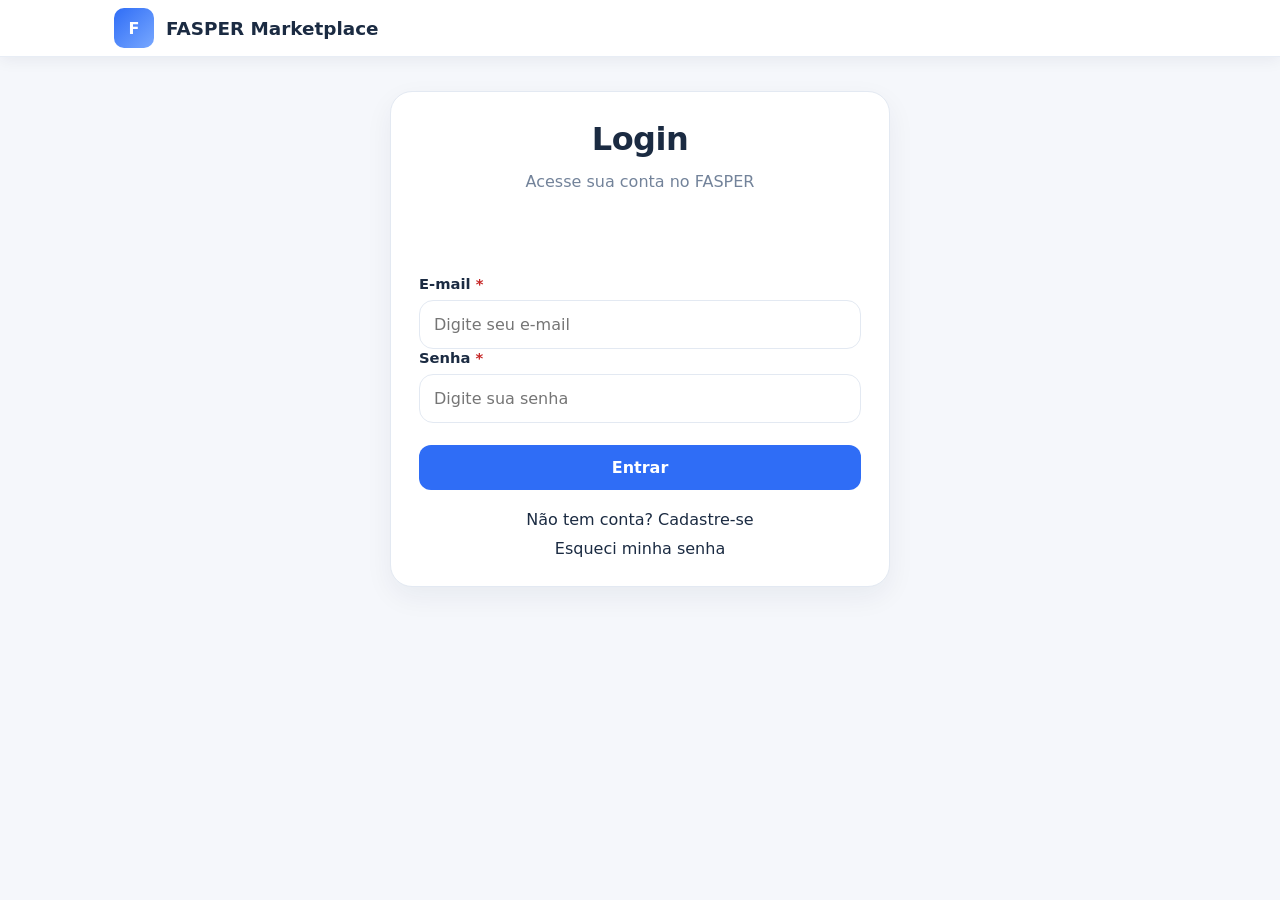
<file: frontend/produtos.html>
<!DOCTYPE html>
<html lang="pt-BR">
<head>
  <meta charset="UTF-8">
  <meta name="viewport" content="width=device-width, initial-scale=1.0">
  <title>FASPER | Cadastro de produtos</title>
  <link rel="stylesheet" href="css/style.css">
</head>
<body>
   <button id="btnSair" style="position: fixed; top: 10px; right: 10px; background: #e74c3c; color: white; border: none; padding: 8px 16px; border-radius: 8px; cursor: pointer; z-index: 9999;">
    SAIR
</button>
  <!-- Atividade 2 do cronograma: RF3 Cadastro de produtos -->
  <header class="header">
    <div class="container header-inner">
      <a class="brand" href="index.html">
        <div class="logo">F</div>
        <h1>FASPER Marketplace</h1>
      </a>

      <button class="nav-toggle" id="btnNavToggle" aria-label="Abrir menu de navegação" aria-expanded="false" aria-controls="navPrincipal">
        <span></span>
        <span></span>
        <span></span>
      </button>
      <nav class="nav" id="navPrincipal">
        <a href="index.html">Início</a>
        <a href="cadastro.html">Cadastro</a>
        <a href="vendedor.html">Vendedor</a>
        <!-- Atividade 2 do cronograma -->
        <a class="active" href="produtos.html">Produtos</a>
        <!-- Atividade 2 do cronograma -->
        <a href="lista-produtos.html">Lista de produtos</a>
        <!-- Atividade 3 do cronograma -->
        <a href="carrinho.html">Carrinho <span class="cart-badge" data-cart-count>0</span></a>
        <!-- Atividade 3 do cronograma -->
        <a href="pedido.html">Pedido</a>
        <!-- Atividade 4 do cronograma -->
        <a href="historico.html">Histórico</a>
        <!-- Atividade 4 do cronograma -->
        <a href="avaliacoes.html">Avaliações</a>
        <!-- Atividade 4 do cronograma -->
        <a href="mensagens.html">Mensagens</a>
        <a href="resumo.html">Resumo</a>
      </nav>
    </div>
  </header>

  <main class="container page">
    <section class="box panel">
      <span class="tag-entrega">Atividade 2 do cronograma</span>
      <h2>Cadastro de produto</h2>
      <p>
        RF3: cadastro de produtos com nome, preço, categoria, avaliação inicial e no mínimo 2 fotos.
      </p>

      <form id="produtoForm" class="form-grid" enctype="multipart/form-data" novalidate>
        <div class="field">
          <label for="produtoNome" class="obrigatorio">Nome do produto</label>
          <input id="produtoNome" required>
        </div>

        <div class="field">
          <label for="produtoPreco" class="obrigatorio">Preço do produto (R$)</label>
          <input id="produtoPreco" type="number" min="0.01" step="0.01" required>
        </div>

        <div class="field">
          <label for="produtoCategoria" class="obrigatorio">Categoria</label>
          <input id="produtoCategoria" placeholder="Ex.: Artesanato" required>
        </div>

        <div class="field">
          <label for="produtoAvaliacao">Avaliação inicial (1 a 5)</label>
          <select id="produtoAvaliacao">
            <option value="5">5</option>
            <option value="4">4</option>
            <option value="3">3</option>
            <option value="2">2</option>
            <option value="1">1</option>
          </select>
        </div>

        <div class="field full">
          <label for="produtoDescricao">Descrição do produto</label>
          <textarea id="produtoDescricao" placeholder="Descrição simples do produto"></textarea>
        </div>

        <div class="field full">
          <label for="produtoFotos" class="obrigatorio">Fotos do produto (mínimo 2)</label>
          <input id="produtoFotos" type="file" accept="image/*" multiple>
          <small class="helper-text">Você pode selecionar uma foto por vez. O sistema acumula os anexos até atingir no mínimo 2 fotos.</small>
        </div>

        <div class="field full">
          <div id="previewFotos" class="preview-grid"></div>
          <div id="listaArquivosSelecionados" class="selected-files"></div>
        </div>

        <div class="actions">
          <button class="btn btn-primary" type="submit">Salvar produto</button>
          <button class="btn btn-secondary" type="button" id="btnExportarProdutos">Gerar Excel</button>
        </div>

        <div id="msgProduto" class="msg"></div>
      </form>
    </section>
  </main>

    <script src="js/auth.js"></script>
  <script src="js/app.js"></script>
</body>
</html>
</file>
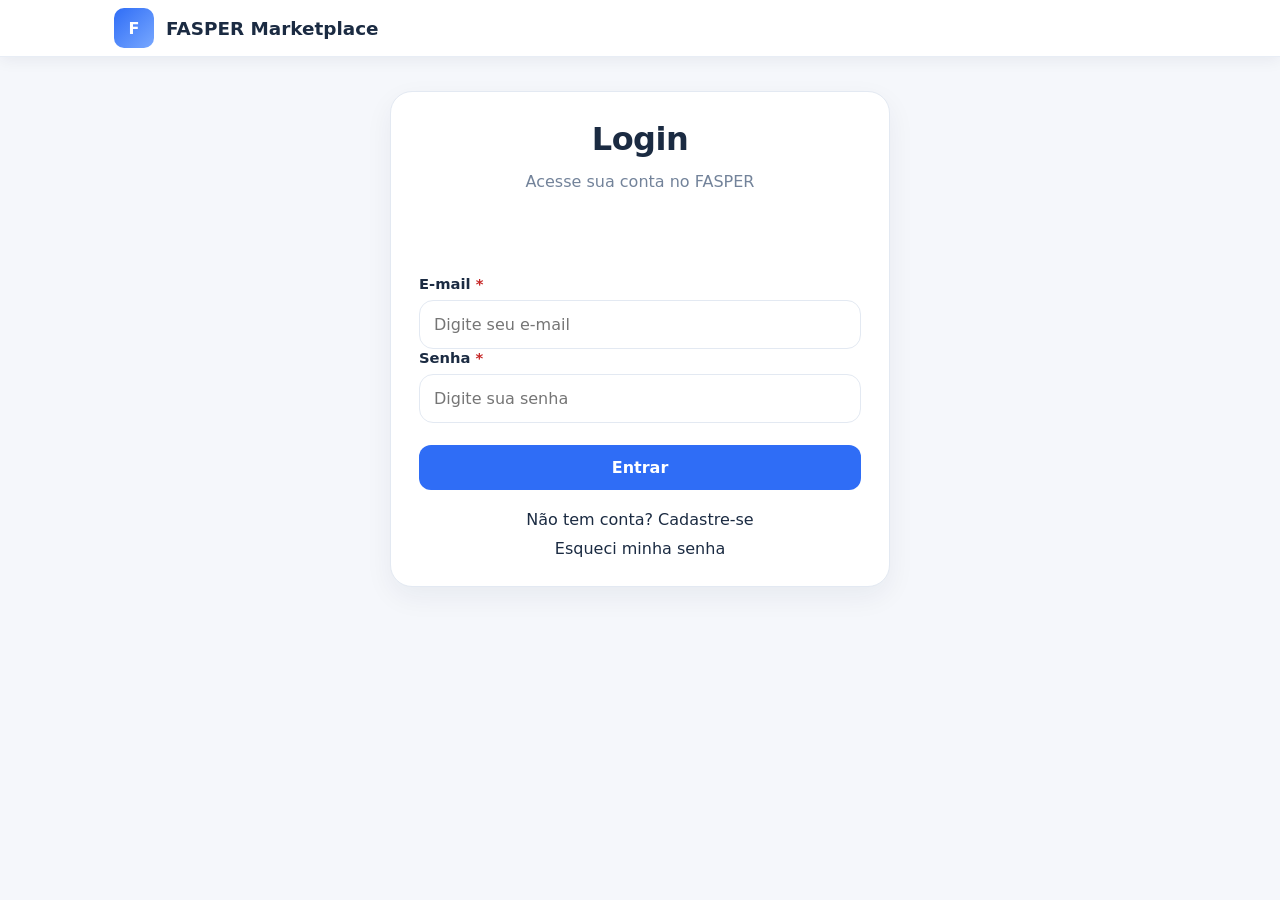
<file: frontend/resumo.html>
<!DOCTYPE html>
<html lang="pt-BR">
<head>
  <meta charset="UTF-8">
  <meta name="viewport" content="width=device-width, initial-scale=1.0">
  <title>FASPER | Resumo</title>
  <link rel="stylesheet" href="css/style.css">
</head>
<body>
  <button id="btnSair" style="position: fixed; top: 10px; right: 10px; background: #e74c3c; color: white; border: none; padding: 8px 16px; border-radius: 8px; cursor: pointer; z-index: 9999;">
    SAIR
</button>

  <header class="header">
    <div class="container header-inner">
      <a class="brand" href="index.html">
        <div class="logo">F</div>
        <h1>FASPER Marketplace</h1>
      </a>

      <button class="nav-toggle" id="btnNavToggle" aria-label="Abrir menu de navegação" aria-expanded="false" aria-controls="navPrincipal">
        <span></span>
        <span></span>
        <span></span>
      </button>
      <nav class="nav" id="navPrincipal">
        <a href="index.html">Início</a>
        <a href="cadastro.html">Cadastro</a>
        <a href="vendedor.html">Vendedor</a>
        <!-- Atividade 2 do cronograma -->
        <a href="produtos.html">Produtos</a>
        <!-- Atividade 2 do cronograma -->
        <a href="lista-produtos.html">Lista de produtos</a>
        <!-- Atividade 3 do cronograma -->
        <a href="carrinho.html">Carrinho <span class="cart-badge" data-cart-count>0</span></a>
        <!-- Atividade 3 do cronograma -->
        <a href="pedido.html">Pedido</a>
        <!-- Atividade 4 do cronograma -->
        <a href="historico.html">Histórico</a>
        <!-- Atividade 4 do cronograma -->
        <a href="avaliacoes.html">Avaliações</a>
        <!-- Atividade 4 do cronograma -->
        <a href="mensagens.html">Mensagens</a>
        <a class="active" href="resumo.html">Resumo</a>
      </nav>
    </div>
  </header>

  <main class="container page">
    <section class="box panel">
      <div class="header-card">
        <div>
          <h2>Resumo</h2>
          <p>Prévia dos dados cadastrados nas entregas 1, 2, 3 e 4.</p>
        </div>
        <span class="status">Pronto</span>
      </div>

      <div class="summary">
        <div class="row"><strong>Nome</strong><span id="r_nome">-</span></div>
        <div class="row"><strong>E-mail</strong><span id="r_email">-</span></div>
        <div class="row"><strong>Tipo</strong><span id="r_tipo">-</span></div>
        <div class="row"><strong>Loja</strong><span id="r_loja">-</span></div>
        <div class="row"><strong>Contato</strong><span id="r_contato">-</span></div>
        <div class="row"><strong>Descrição</strong><span id="r_descricao">-</span></div>
        <!-- Atividade 2 do cronograma: resumo simples do módulo de produtos -->
        <div class="row"><strong>Total de produtos</strong><span id="r_total_produtos">0</span></div>
        <div class="row"><strong>Último produto</strong><span id="r_ultimo_produto">-</span></div>
        <!-- Atividade 3 do cronograma: resumo simples do módulo de pedidos -->
        <div class="row"><strong>Total de pedidos</strong><span id="r_total_pedidos">0</span></div>
        <div class="row"><strong>Último pedido</strong><span id="r_ultimo_pedido">-</span></div>
        <!-- Atividade 4 do cronograma: resumo simples dos módulos de mensagens, avaliações e histórico -->
        <div class="row"><strong>Total de mensagens</strong><span id="r_total_mensagens">0</span></div>
        <div class="row"><strong>Total de avaliações</strong><span id="r_total_avaliacoes">0</span></div>
        <div class="row"><strong>Histórico de compras</strong><span id="r_historico_compras">0 pedidos registrados</span></div>
      </div>

      <div class="actions">
        <a class="btn btn-primary" href="cadastro.html">Editar</a>
        <a class="btn btn-secondary" href="index.html">Voltar</a>
      </div>
    </section>
  </main>

    <script src="js/auth.js"></script>
  <script src="js/app.js"></script>
</body>
</html>
</file>
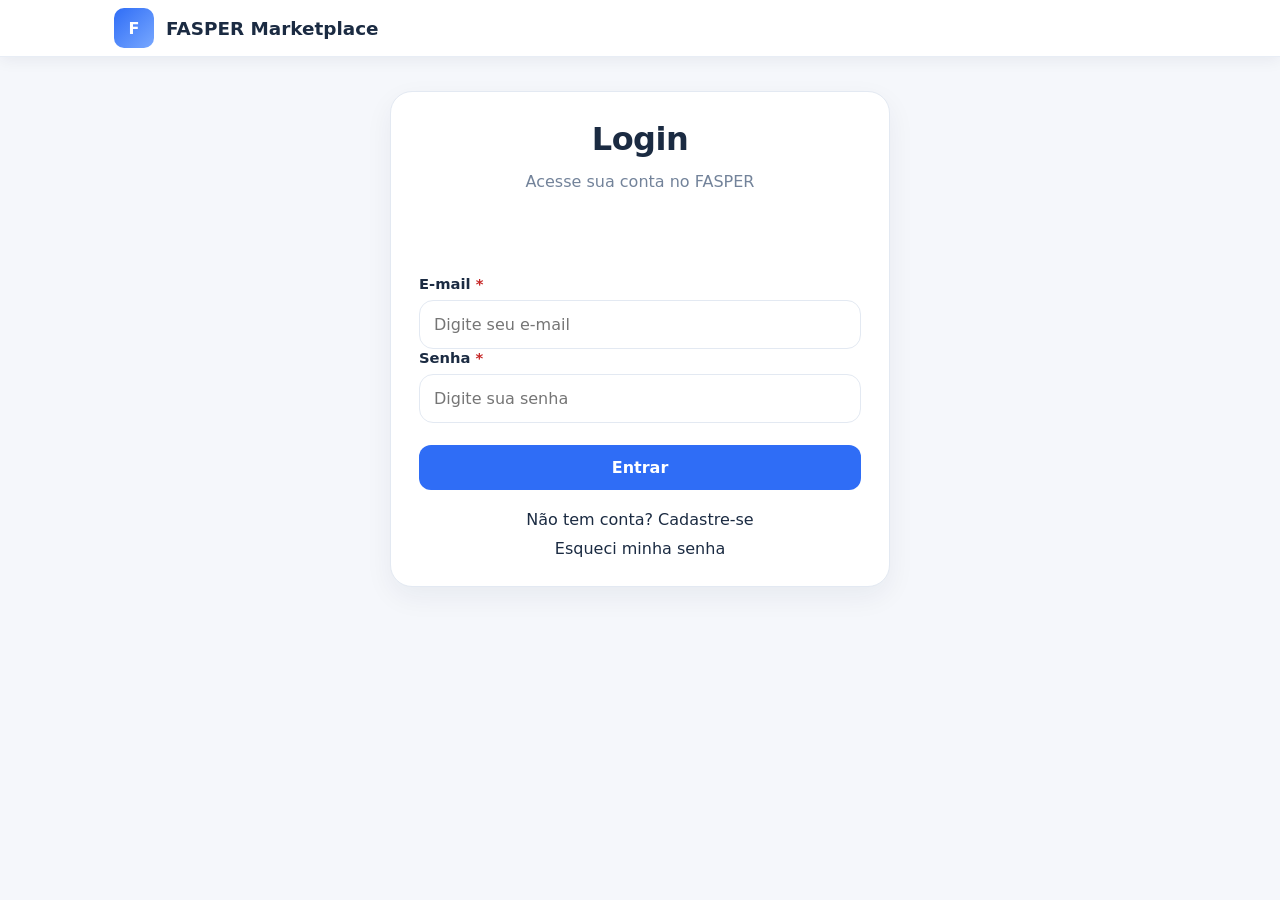
<file: frontend/vendedor.html>
<!DOCTYPE html>
<html lang="pt-BR">
<head>
  <meta charset="UTF-8">
  <meta name="viewport" content="width=device-width, initial-scale=1.0">
  <title>FASPER | Vendedor</title>
  <link rel="stylesheet" href="css/style.css">
</head>
<body>
  <header class="header">
    <div class="container header-inner">
      <a class="brand" href="index.html">
        <div class="logo">F</div>
        <h1>FASPER Marketplace</h1>
      </a>

      <button class="nav-toggle" id="btnNavToggle" aria-label="Abrir menu de navegação" aria-expanded="false" aria-controls="navPrincipal">
        <span></span>
        <span></span>
        <span></span>
      </button>
      <nav class="nav" id="navPrincipal">
        <a href="index.html">Início</a>
        <a href="cadastro.html">Cadastro</a>
        <a class="active" href="vendedor.html">Vendedor</a>
        <!-- Atividade 2 do cronograma -->
        <a href="produtos.html">Produtos</a>
        <!-- Atividade 2 do cronograma -->
        <a href="lista-produtos.html">Lista de produtos</a>
        <!-- Atividade 3 do cronograma -->
        <a href="carrinho.html">Carrinho <span class="cart-badge" data-cart-count>0</span></a>
        <!-- Atividade 3 do cronograma -->
        <a href="pedido.html">Pedido</a>
        <!-- Atividade 4 do cronograma -->
        <a href="historico.html">Histórico</a>
        <!-- Atividade 4 do cronograma -->
        <a href="avaliacoes.html">Avaliações</a>
        <!-- Atividade 4 do cronograma -->
        <a href="mensagens.html">Mensagens</a>
        <a href="resumo.html">Resumo</a>
      </nav>
    </div>
    <button id="btnSair" style="position: fixed; top: 10px; right: 10px; background: #e74c3c; color: white; border: none; padding: 8px 16px; border-radius: 8px; cursor: pointer; z-index: 9999;">
    SAIR
</button>
  </header>

  <main class="container page">
    <section class="box panel">
      <h2>Perfil do vendedor</h2>
      <p>Dados da loja.</p>

      <form id="vendedorForm" class="form-grid" novalidate>
        <div class="field">
          <label for="loja" class="obrigatorio">Nome da loja</label>
          <input id="loja" required>
        </div>

        <div class="field">
          <label for="contato" class="obrigatorio">Contato</label>
          <input id="contato" required>
        </div>

        <div class="field full">
          <label for="imagem">Imagem da loja (URL local opcional)</label>
          <input id="imagem" placeholder="Ex.: imagens/minha-loja.png">
        </div>

        <div class="field full">
          <label for="descricao">Descrição</label>
          <textarea id="descricao" required></textarea>
        </div>

        <div class="actions">
          <button class="btn btn-primary" type="submit">Salvar</button>
          <a class="btn btn-secondary" href="cadastro.html">Voltar</a>
        </div>

        <div id="msg" class="msg"></div>
      </form>
    </section>
  </main>

    <script src="js/auth.js"></script>
  <script src="js/app.js"></script>
</body>
</html>
</file>
<file: frontend/css/style.css>
/* Estilos base das entregas 1 e 2 do cronograma */
* {
  box-sizing: border-box;
}

body {
  margin: 0;
  font-family: system-ui, -apple-system, "Segoe UI", sans-serif;
  background: #f5f7fb;
  color: #1b2b42;
}

a {
  text-decoration: none;
  color: inherit;
}

button,
input,
select,
textarea {
  font: inherit;
}

img {
  max-width: 100%;
  display: block;
}

.header {
  background: #ffffff;
  border-bottom: 1px solid #e3e9f2;
}

.container {
  max-width: 1100px;
  margin: 0 auto;
  padding: 0 20px;
}

.header-inner {
  min-height: 72px;
  display: flex;
  align-items: center;
  justify-content: space-between;
  gap: 16px;
}

.brand {
  display: flex;
  align-items: center;
  gap: 12px;
}

.logo {
  width: 40px;
  height: 40px;
  border-radius: 10px;
  background: linear-gradient(135deg, #2f6df6, #78a8ff);
  display: grid;
  place-items: center;
  color: #ffffff;
  font-weight: 800;
}

.brand h1 {
  margin: 0;
  font-size: 1rem;
}

.nav {
  display: flex;
  gap: 8px;
  flex-wrap: wrap;
}

.nav a {
  padding: 10px 12px;
  border-radius: 999px;
  color: #73839a;
  font-weight: 700;
  font-size: 0.92rem;
}

.nav a.active,
.nav a:hover {
  background: #edf3ff;
  color: #2f6df6;
}

.page {
  padding: 34px 0 42px;
}

.box {
  background: #ffffff;
  border: 1px solid #e3e9f2;
  border-radius: 22px;
  box-shadow: 0 10px 28px rgba(20, 35, 60, 0.06);
}

.hero,
.panel {
  padding: 28px;
}

.hero h2 {
  margin: 0 0 10px;
  font-size: 2rem;
  letter-spacing: -0.5px;
}

.hero p,
.panel p,
.helper-text {
  margin: 0;
  color: #73839a;
  line-height: 1.7;
}

.panel h2 {
  margin: 10px 0 8px;
  font-size: 1.5rem;
}

.actions {
  display: flex;
  gap: 12px;
  flex-wrap: wrap;
  margin-top: 22px;
}

.actions-tight {
  margin-top: 0;
}

.align-end {
  align-items: end;
}

.btn {
  border: none;
  border-radius: 12px;
  padding: 13px 18px;
  font-weight: 800;
  cursor: pointer;
  display: inline-flex;
  align-items: center;
  justify-content: center;
}

.btn-primary {
  background: #2f6df6;
  color: #ffffff;
}

.btn-secondary {
  background: #ffffff;
  color: #1b2b42;
  border: 1px solid #e3e9f2;
}

.form-grid,
.filters-grid {
  display: grid;
  grid-template-columns: repeat(2, 1fr);
  gap: 16px;
}

.field {
  display: flex;
  flex-direction: column;
  gap: 8px;
}

.field.full {
  grid-column: 1 / -1;
}

label {
  font-size: 0.92rem;
  font-weight: 700;
}

input,
select,
textarea {
  width: 100%;
  border: 1px solid #e3e9f2;
  background: #ffffff;
  border-radius: 14px;
  padding: 14px;
  outline: none;
  color: #1b2b42;
}

textarea {
  min-height: 120px;
  resize: vertical;
}

.summary {
  display: grid;
  gap: 12px;
}

.row {
  display: grid;
  grid-template-columns: 170px 1fr;
  gap: 12px;
  padding: 14px 16px;
  border: 1px solid #e3e9f2;
  border-radius: 14px;
  background: #fafcff;
}

.row strong {
  color: #73839a;
}

.status,
.tag-entrega {
  display: inline-flex;
  padding: 9px 12px;
  border-radius: 999px;
  font-weight: 800;
  font-size: 0.9rem;
}

.status {
  background: #edf8f1;
  color: #198754;
}

.tag-entrega {
  background: #edf3ff;
  color: #2f6df6;
}

.msg {
  margin-top: 14px;
  color: #198754;
  font-weight: 700;
  min-height: 20px;
}

.msg-error {
  color: #c62828;
}

.header-card {
  display: flex;
  justify-content: space-between;
  align-items: center;
  gap: 12px;
  flex-wrap: wrap;
  margin-bottom: 22px;
}

.preview-grid {
  display: grid;
  grid-template-columns: repeat(auto-fit, minmax(96px, 110px));
  gap: 10px;
}

.preview-card,
.product-card {
  border: 1px solid #e3e9f2;
  border-radius: 18px;
  overflow: hidden;
  background: #ffffff;
}

.preview-card {
  padding: 8px;
}

.preview-card img {
  width: 100%;
  height: 72px;
  object-fit: cover;
  border-radius: 12px;
}

.preview-card p {
  margin: 6px 0 0;
  font-size: 0.8rem;
  color: #73839a;
}

.product-grid {
  display: grid;
  grid-template-columns: repeat(auto-fit, minmax(240px, 1fr));
  gap: 16px;
  margin-top: 22px;
}

.product-card img {
  width: 100%;
  height: 220px;
  object-fit: cover;
  background: #eef2f9;
}

.product-body {
  padding: 16px;
  display: grid;
  gap: 10px;
}

.product-title {
  margin: 0;
  font-size: 1.08rem;
}

.product-meta,
.product-description {
  margin: 0;
  color: #73839a;
  line-height: 1,5;
}

.product-price {
  font-size: 1.15rem;
  font-weight: 800;
  color: #2f6df6;
}

.product-badges {
  display: flex;
  gap: 8px;
  flex-wrap: wrap;
}

.badge {
  display: inline-flex;
  align-items: center;
  border-radius: 999px;
  padding: 7px 10px;
  font-size: 0.82rem;
  font-weight: 700;
  background: #f2f6fc;
  color: #46607e;
}

.empty-state {
  margin-top: 22px;
  padding: 18px;
  border: 1px dashed #c9d4e3;
  border-radius: 14px;
  background: #f9fbff;
  color: #73839a;
  text-align: center;
}

.pagination-bar {
  display: flex;
  justify-content: center;
  align-items: center;
  gap: 12px;
  margin-top: 22px;
  flex-wrap: wrap;
}

.pagination-info {
  font-weight: 700;
  color: #46607e;
}

@media (max-width: 1024px) {
  .header-inner {
    flex-direction: column;
    align-items: flex-start;
    padding: 14px 0;
  }

  .form-grid,
  .filters-grid,
  .row {
    grid-template-columns: 1fr;
  }

  .product-grid {
    grid-template-columns: 1fr;
  }
}


.page-store {
  display: grid;
  gap: 22px;
}

.store-hero {
  padding: 28px;
  display: flex;
  justify-content: space-between;
  gap: 20px;
  align-items: stretch;
  background: linear-gradient(135deg, #ffffff, #f5f8ff);
}

.store-hero-copy h2 {
  margin: 12px 0 8px;
  font-size: 2rem;
}

.store-hero-side {
  min-width: 240px;
  border-radius: 22px;
  background: linear-gradient(135deg, #1b2b42, #2f6df6);
  color: #ffffff;
  padding: 22px;
  display: flex;
  flex-direction: column;
  justify-content: center;
  gap: 8px;
}

.store-hero-side strong {
  font-size: 1.8rem;
}

.store-pill {
  display: inline-flex;
  width: fit-content;
  padding: 8px 12px;
  border-radius: 999px;
  background: rgba(255,255,255,0.14);
  font-size: 0.86rem;
  font-weight: 800;
}

.store-toolbar {
  padding: 22px;
}

.store-toolbar-grid {
  display: grid;
  grid-template-columns: 2fr 1fr 1fr 1fr 1fr auto;
  gap: 14px;
  align-items: end;
}

.toolbar-actions {
  margin-top: 0;
}

.store-showcase-section,
.table-section {
  padding: 24px;
}

.section-heading {
  display: flex;
  justify-content: space-between;
  align-items: center;
  gap: 16px;
  margin-bottom: 18px;
}

.section-heading h3 {
  margin: 0 0 6px;
  font-size: 1.35rem;
}

.store-grid {
  display: grid;
  grid-template-columns: repeat(auto-fit, minmax(260px, 1fr));
  gap: 22px;
}

.store-card {
  position: relative;
  border: 1px solid #e3e9f2;
  border-radius: 20px;
  overflow: hidden;
  background: #ffffff;
  box-shadow: 0 10px 24px rgba(20, 35, 60, 0.05);
}

.store-favorite {
  position: absolute;
  top: 14px;
  right: 14px;
  width: 42px;
  height: 42px;
  border-radius: 999px;
  border: none;
  background: rgba(255,255,255,0.92);
  font-size: 1.5rem;
  cursor: pointer;
  z-index: 2;
}

.store-image-wrap {
  height: 280px;
  background: #f2f4f8;
  display: grid;
  place-items: center;
  padding: 18px;
}

.store-image-wrap img {
  width: 100%;
  height: 100%;
  object-fit: contain;
}

.store-image-empty,
.modal-image-empty {
  color: #73839a;
  font-weight: 700;
}

.store-discount {
  background: #d8f04f;
  color: #152238;
  font-weight: 800;
  text-align: center;
  padding: 8px 12px;
}

.store-body {
  padding: 18px;
}

.store-body h4 {
  margin: 0 0 14px;
  font-size: 1.15rem;
  line-height: 1.35;
  min-height: 50px;
}

.store-stars {
  font-size: 1.6rem;
  letter-spacing: 1px;
  color: #2b2b2b;
}

.store-from {
  margin: 4px 0 0;
  color: #73839a;
}

.store-price {
  margin: 4px 0 14px;
  font-size: 1.9rem;
  font-weight: 900;
  color: #152238;
}

.store-meta-line {
  display: flex;
  justify-content: space-between;
  gap: 12px;
  color: #73839a;
  font-size: 0.92rem;
  margin-bottom: 16px;
}

.btn-full,
.btn-small {
  width: 100%;
}

.btn-small {
  padding: 10px 12px;
  font-size: 0.88rem;
}

.table-wrap {
  overflow: auto;
  border: 1px solid #e3e9f2;
  border-radius: 18px;
}

.product-table {
  width: 100%;
  border-collapse: collapse;
  min-width: 820px;
}

.product-table thead th {
  background: #51add8;
  color: #ffffff;
  text-align: left;
  padding: 14px 16px;
  font-size: 0.9rem;
}

.product-table tbody td {
  padding: 14px 16px;
  border-top: 1px solid #e8eef6;
  background: #ffffff;
}

.product-row-clickable {
  cursor: pointer;
}

.product-row-clickable:hover td {
  background: #f7fbff;
}

.table-empty {
  text-align: center;
  color: #73839a;
  font-weight: 700;
}

.modal-gallery[hidden] {
  display: none !important;
}

.modal-gallery {
  position: fixed;
  inset: 0;
  z-index: 50;
  display: grid;
  place-items: center;
  padding: 24px;
}

.modal-gallery-backdrop {
  position: absolute;
  inset: 0;
  background: rgba(15, 23, 42, 0.6);
}

.modal-gallery-card {
  position: relative;
  z-index: 2;
  width: min(980px, 100%);
  padding: 24px;
}

.modal-gallery-header {
  display: flex;
  justify-content: space-between;
  align-items: center;
  gap: 16px;
  margin-bottom: 18px;
}

.modal-gallery-header h3 {
  margin: 10px 0 0;
  font-size: 1.4rem;
}

.modal-image-main {
  min-height: 420px;
  border: 1px solid #e3e9f2;
  border-radius: 18px;
  background: #f4f7fb;
  display: grid;
  place-items: center;
  padding: 18px;
}

.modal-image-main img {
  max-width: 100%;
  max-height: 380px;
  object-fit: contain;
}

.modal-thumbs {
  display: flex;
  flex-wrap: wrap;
  gap: 10px;
  margin-top: 16px;
}

.thumb-button {
  width: 84px;
  height: 84px;
  border: 2px solid transparent;
  border-radius: 14px;
  background: #ffffff;
  padding: 6px;
  cursor: pointer;
  display: inline-flex;
  align-items: center;
  justify-content: center;
  flex: 0 0 auto;
}

.thumb-button.active {
  border-color: #2f6df6;
}

.thumb-button img {
  width: 68px;
  height: 68px;
  object-fit: cover;
  border-radius: 8px;
}

/* Atividade 2 do cronograma: tabela final de produtos */
.page-store-final {
  display: grid;
  gap: 22px;
}

.table-section-final {
  padding: 24px;
}

.section-heading-final {
  margin-bottom: 18px;
}

.section-heading-final h2 {
  margin: 12px 0 8px;
  font-size: 2rem;
}

.filters-row-final {
  display: grid;
  grid-template-columns: minmax(280px, 1.5fr) minmax(150px, 0.8fr) minmax(170px, 0.9fr) auto;
  gap: 14px;
  align-items: end;
  margin-bottom: 18px;
}

.field-search-final input,
.field-small-final input,
.field-small-final select {
  height: 48px;
  padding: 12px 14px;
}

.filters-actions-final {
  display: flex;
  gap: 10px;
  align-items: end;
  flex-wrap: wrap;
}

.table-wrap-final {
  overflow-x: auto;
}

.product-table-final th,
.product-table-final td {
  white-space: nowrap;
}


.table-actions-wrap {
  display: flex;
  flex-direction: column;
  gap: 10px;
  min-width: 180px;
}

.table-actions-wrap .btn-small {
  width: 100%;
  min-width: 0;
}

.product-table-final th:last-child,
.product-table-final td:last-child {
  width: 220px;
}

.product-name-cell {
  min-width: 180px;
}

.product-name-cell strong {
  font-size: 1rem;
}

.photo-thumb-button {
  width: 58px;
  height: 58px;
  border: 1px solid #d8e1f0;
  border-radius: 14px;
  background: #ffffff;
  padding: 0;
  display: inline-flex;
  align-items: center;
  justify-content: center;
  overflow: hidden;
  cursor: pointer;
}

.table-photo-thumb {
  width: 100%;
  height: 100%;
  object-fit: cover;
}

.table-photo-empty {
  font-size: 0.72rem;
  color: #73839a;
  font-weight: 700;
  padding: 6px;
  text-align: center;
}

.btn-small {
  padding: 11px 14px;
  border-radius: 12px;
  font-size: 0.92rem;
}

.table-empty {
  text-align: center;
  color: #73839a;
  padding: 24px;
}

@media (max-width: 980px) {
  .filters-row-final {
    grid-template-columns: 1fr 1fr;
  }
}

@media (max-width: 680px) {
  .section-heading-final {
    flex-direction: column;
    align-items: flex-start;
  }

  .filters-row-final {
    grid-template-columns: 1fr;
  }
}

.selected-files {
  display: grid;
  gap: 8px;
  margin-top: 12px;
}

.selected-file-item {
  display: flex;
  align-items: center;
  justify-content: space-between;
  gap: 12px;
  padding: 10px 12px;
  border: 1px solid #e3e9f2;
  border-radius: 12px;
  background: #fafcff;
}

.selected-file-item span {
  color: #46607e;
  font-size: 0.92rem;
  word-break: break-word;
}

.btn-remove-file {
  border: 1px solid #e3e9f2;
  background: #ffffff;
  color: #c62828;
  border-radius: 10px;
  padding: 8px 10px;
  font-weight: 700;
  cursor: pointer;
}

/* Atividade 3 do cronograma: layout do carrinho */
.cart-page-grid {
  display: grid;
  grid-template-columns: minmax(0, 1.8fr) minmax(280px, 0.8fr);
  gap: 22px;
  align-items: start;
}

.cart-product-cell {
  display: flex;
  align-items: center;
  gap: 12px;
  min-width: 260px;
}

.cart-thumb {
  width: 58px;
  height: 58px;
  min-width: 58px;
  border: 1px solid #d8e1f0;
  border-radius: 14px;
  object-fit: cover;
  background: #ffffff;
}

.cart-thumb-empty {
  display: inline-flex;
  align-items: center;
  justify-content: center;
  font-size: 0.72rem;
  color: #73839a;
  font-weight: 700;
  padding: 6px;
  text-align: center;
}

.cart-id {
  margin-top: 4px;
  font-size: 0.82rem;
  color: #73839a;
  word-break: break-word;
}

.cart-qty-input {
  width: 92px;
  min-width: 92px;
  height: 58px;
  padding: 10px 14px;
}

.cart-totals-inline {
  display: flex;
  gap: 12px;
  flex-wrap: wrap;
  margin-top: 18px;
}

.cart-total-card {
  min-width: 180px;
  padding: 14px 16px;
  border: 1px solid #e3e9f2;
  border-radius: 14px;
  background: #fafcff;
  display: grid;
  gap: 6px;
}

.cart-total-card strong {
  color: #1b2b42;
}

.cart-summary-panel {
  padding: 24px;
}

.cart-summary-panel h3 {
  margin: 12px 0 8px;
  font-size: 1.4rem;
}

.cart-summary-lines {
  display: grid;
  gap: 12px;
  margin-top: 18px;
}

.cart-summary-lines div {
  display: flex;
  justify-content: space-between;
  gap: 12px;
  padding: 14px 16px;
  border: 1px solid #e3e9f2;
  border-radius: 14px;
  background: #fafcff;
}

.actions-column {
  flex-direction: column;
}

.cart-badge {
  display: inline-flex;
  align-items: center;
  justify-content: center;
  min-width: 22px;
  height: 22px;
  padding: 0 6px;
  margin-left: 6px;
  border-radius: 999px;
  background: #2f6df6;
  color: #ffffff;
  font-size: 0.78rem;
  font-weight: 800;
}

.btn-disabled {
  opacity: 0.6;
  pointer-events: none;
}

@media (max-width: 980px) {
  /* Atividade 3 do cronograma: layout do carrinho */
.cart-page-grid {
    grid-template-columns: 1fr;
  }
}

/* Atividade 4 do cronograma: RF7 Mensagens, RF8 Avaliação de produto e RF9 Histórico de compras */
.activity4-grid,
.order-grid {
  display: grid;
  grid-template-columns: minmax(0, 1.35fr) minmax(300px, 0.85fr);
  gap: 22px;
  align-items: start;
}

.activity4-side-panel,
.order-summary-panel {
  padding: 24px;
}

.activity4-side-panel h3,
.order-summary-panel h3 {
  margin: 0 0 14px;
  font-size: 1.35rem;
}

.activity4-list,
.message-list {
  display: grid;
  gap: 12px;
}

.activity4-item,
.message-item {
  border: 1px solid #e3e9f2;
  border-radius: 16px;
  background: #fafcff;
  padding: 14px;
}

.activity4-item strong,
.message-item strong {
  display: block;
  margin-bottom: 6px;
  color: #1b2b42;
}

.activity4-item span {
  display: block;
  color: #f2a900;
  font-size: 1.2rem;
  letter-spacing: 1px;
  margin-bottom: 6px;
}

.activity4-item p,
.message-item p {
  margin: 0 0 8px;
  color: #46607e;
  line-height: 1.5;
}

.activity4-item small,
.message-item small {
  color: #73839a;
  font-weight: 700;
}

.message-item {
  max-width: 92%;
}

.message-buyer {
  justify-self: start;
}

.message-seller {
  justify-self: end;
  background: #edf3ff;
}

.section-actions-inline {
  display: flex;
  gap: 10px;
  flex-wrap: wrap;
}

.order-summary-list {
  list-style: none;
  padding: 0;
  margin: 14px 0;
  display: grid;
  gap: 10px;
}

.order-summary-list li {
  display: flex;
  justify-content: space-between;
  gap: 12px;
  padding: 12px 14px;
  border: 1px solid #e3e9f2;
  border-radius: 14px;
  background: #fafcff;
}

.home-grid-cards {
  display: grid;
  grid-template-columns: repeat(auto-fit, minmax(190px, 1fr));
  gap: 12px;
  margin-top: 22px;
}

.home-card-mini {
  border: 1px solid #e3e9f2;
  border-radius: 16px;
  background: #fafcff;
  padding: 16px;
  display: grid;
  gap: 6px;
}

.home-card-mini strong {
  color: #2f6df6;
}

.home-card-mini span {
  color: #73839a;
  line-height: 1.4;
}

.home-card-highlight {
  background: #edf3ff;
}

@media (max-width: 980px) {
  .activity4-grid,
  .order-grid {
    grid-template-columns: 1fr;
  }
}
.modal {
  position: fixed;
  inset: 0;
  background: rgba(0,0,0,.6);
  justify-content: center;
  align-items: center;
  z-index: 9999;
  display: none;   
}

.modal:not([hidden]) {
  display: flex;
}

.modal-content {
  background: white;
  width: 500px;
  max-width: 90%;

  padding: 24px;
  border-radius: 12px;

  display: flex;
  flex-direction: column;
  gap: 12px;
}

.modal-actions {
  display: flex;
  justify-content: flex-end;
  gap: 10px;
}

/* ============================================================
   RF13 – Responsividade / Usabilidade
   ============================================================ */

/* Hamburger button (visível só em mobile) */
.nav-toggle {
  display: none;
  background: none;
  border: none;
  cursor: pointer;
  padding: 8px;
  flex-direction: column;
  gap: 5px;
  border-radius: 8px;
  align-self: center;
}
.nav-toggle span {
  display: block;
  width: 24px;
  height: 2px;
  background: #1b2b42;
  border-radius: 2px;
  transition: transform 0.2s, opacity 0.2s;
}
.nav-toggle[aria-expanded="true"] span:nth-child(1) {
  transform: translateY(7px) rotate(45deg);
}
.nav-toggle[aria-expanded="true"] span:nth-child(2) {
  opacity: 0;
}
.nav-toggle[aria-expanded="true"] span:nth-child(3) {
  transform: translateY(-7px) rotate(-45deg);
}

/* Drawer deslizante da esquerda para a direita */
.nav-overlay {
  display: none;
  position: fixed;
  inset: 0;
  background: rgba(15, 23, 42, 0.5);
  z-index: 199;
}
.nav-overlay.active {
  display: block;
}

/* Previne overflow horizontal global */
html, body { overflow-x: hidden; max-width: 100%; }

/* Grid items nunca expandem além do container (fix min-width: auto padrão) */
.page-store-final > *,
.cart-page-grid > *,
.order-grid > *,
.activity4-grid > * {
  min-width: 0;
}

/* Garante que a tabela nunca vaza do wrapper */
.table-wrap,
.table-wrap-final {
  overflow-x: auto;
  -webkit-overflow-scrolling: touch;
  max-width: 100%;
}

/* section-heading com ações: wrap no mobile */
.section-heading {
  flex-wrap: wrap;
}

/* Marca da empresa: não quebra nem estoura */
.brand {
  min-width: 0;
  flex-shrink: 1;
}
.brand h1 {
  white-space: nowrap;
}

@media (max-width: 1024px) {
  .nav-toggle {
    display: flex;
  }

  /* Header: logo à esquerda, hamburger à direita */
  .header-inner {
    flex-direction: row !important;
    align-items: center !important;
    justify-content: space-between !important;
    flex-wrap: nowrap !important;
    padding: 24px !important;
    min-height: 60px;
  }

  .brand h1 {
    overflow: hidden;
    text-overflow: ellipsis;
    max-width: 160px;
  }

  /* Nav como drawer fixo, fora da tela por padrão */
  #navPrincipal {
    position: fixed !important;
    top: 0;
    left: 0;
    height: 100vh;
    width: 270px;
    max-width: 85vw;
    background: #ffffff;
    border-right: 1px solid #e3e9f2;
    box-shadow: 4px 0 28px rgba(20, 35, 60, 0.14);
    flex-direction: column !important;
    display: flex !important;
    gap: 4px;
    padding: 14px 14px 40px;
    z-index: 200;
    overflow-y: auto;
    transform: translateX(-100%);
    transition: transform 0.28s cubic-bezier(0.4, 0, 0.2, 1);
  }
  #navPrincipal.nav-open {
    transform: translateX(0);
  }

  .nav a {
    padding: 13px 16px;
    border-radius: 12px;
    font-size: 1rem;
    width: 100%;
    display: block;
  }

  /* RF13 – seções com heading + ações lado a lado → coluna */
  .section-heading,
  .section-heading-final {
    flex-direction: column !important;
    align-items: flex-start !important;
    gap: 12px;
  }
  .section-actions-inline {
    flex-wrap: wrap;
    width: 100%;
  }
  .section-actions-inline .btn {
    flex: 1 1 auto;
    min-width: 0;
  }

  /* RF13 – hero da home */
  .store-hero {
    flex-direction: column;
  }
  .store-hero-side {
    min-width: 0;
    width: 100%;
  }

  /* RF13 – toolbar da loja em mobile */
  .store-toolbar-grid {
    grid-template-columns: 1fr;
  }

  /* RF13 – tabelas: contêiner com scroll, sem vazar */
  .table-wrap,
  .table-wrap-final {
    overflow-x: auto;
    -webkit-overflow-scrolling: touch;
  }

  /* RF13 – grid do carrinho e pedido em coluna */
  .cart-page-grid,
  .order-grid,
  .activity4-grid {
    grid-template-columns: 1fr !important;
  }

  /* RF13 – painel lateral do carrinho sem largura mínima */
  .cart-summary-panel,
  .order-summary-panel,
  .activity4-side-panel {
    min-width: 0;
    width: 100%;
  }

  /* RF13 – box com padding menor em mobile */
  .hero, .panel {
    padding: 18px;
  }
  .store-body,
  .store-toolbar,
  .store-showcase-section,
  .table-section,
  .table-section-final,
  .cart-summary-panel,
  .order-summary-panel {
    padding: 16px;
  }

  /* RF13 – filtros em mobile */
  .filters-row-final {
    grid-template-columns: 1fr !important;
  }
  .filters-actions-final {
    flex-direction: row;
    width: 100%;
  }
  .filters-actions-final .btn {
    flex: 1;
  }

  /* RF13 – modal em mobile */
  .modal-gallery {
    padding: 12px;
    align-items: flex-end;
  }
  .modal-gallery-card {
    max-height: 82vh;
    overflow-y: auto;
  }
  .modal-image-main {
    min-height: 200px;
  }
  .modal-content {
    max-height: 85vh;
    overflow-y: auto;
  }

  /* RF13 – touch targets mínimos 44px */
  .btn {
    min-height: 44px;
  }
  input, select {
    min-height: 44px;
  }

  /* RF13 – cards da home */
  .home-grid-cards {
    grid-template-columns: 1fr 1fr;
  }

  /* RF13 – totais do carrinho em coluna */
  .cart-totals-inline {
    flex-direction: column;
  }
  .cart-total-card {
    min-width: 0;
    width: 100%;
  }

  /* RF13 – paginação */
  .pagination-bar {
    gap: 8px;
  }

  /* RF13 – padding geral mobile */
  .page {
    padding: 20px 0 32px;
  }
  .container {
    padding: 24px 8px;
  }
  .box {
    border-radius: 14px;
  }
  .hero h2, .store-hero-copy h2 {
    font-size: 1.6rem;
  }
  .panel h2 {
    font-size: 1.25rem;
  }
  .store-price {
    font-size: 1.5rem;
  }
  .form-grid {
    gap: 12px;
  }
  .actions {
    gap: 8px;
    margin-top: 16px;
  }
  .activity4-item,
  .message-item {
    padding: 12px;
  }
  .home-card-mini {
    padding: 12px;
  }
  .tag-entrega {
    font-size: 0.82rem;
    padding: 7px 10px;
  }
}

/* ── Top user bar: desktop (fixo no body, topo direito) ── */
.top-user-bar {
  position: fixed;
  top: 10px;
  right: 10px;
  z-index: 9999;
  display: flex;
  align-items: center;
  gap: 8px;
}

.usuario-desktop-info {
  display: flex;
  align-items: center;
  gap: 6px;
  height: 36px;
  padding: 0 12px;
  background: #f0f4ff;
  border: 1px solid #d4e4ff;
  border-radius: 8px;
  font-size: 0.82rem;
  font-weight: 700;
  color: #2f6df6;
  white-space: nowrap;
  max-width: 160px;
  overflow: hidden;
  text-overflow: ellipsis;
  cursor: default;
}

.btn-sair-desktop {
  height: 36px;
  padding: 0 16px;
  background: #e74c3c;
  color: #fff;
  border: none;
  border-radius: 8px;
  font-size: 0.88rem;
  font-weight: 800;
  cursor: pointer;
  letter-spacing: 0.3px;
}
.btn-sair-desktop:hover {
  background: #c0392b;
}

/* ── Usuário logado: mobile (dentro do drawer) ── */
.nav-usuario-block {
  display: flex;
  align-items: center;
  justify-content: space-between;
  gap: 10px;
  padding: 13px 14px;
  margin-bottom: 10px;
  border-radius: 14px;
  background: #edf3ff;
  border: 1px solid #d4e4ff;
}
.nav-usuario-nome {
  font-weight: 700;
  font-size: 0.9rem;
  color: #1b2b42;
  white-space: nowrap;
  overflow: hidden;
  text-overflow: ellipsis;
}
.nav-sair-btn {
  background: #e74c3c;
  color: #fff;
  border: none;
  border-radius: 8px;
  padding: 7px 12px;
  font-size: 0.82rem;
  font-weight: 700;
  cursor: pointer;
  flex-shrink: 0;
  min-height: 36px;
}

/* Esconde cada versão no viewport errado */
@media (min-width: 1025px) {
  .nav-usuario-block { display: none !important; }
}
@media (max-width: 1024px) {
  /* Top bar só existe no desktop */
  .top-user-bar { display: none !important; }
}

/* Chip legado nunca aparece */
.usuario-chip { display: none !important; }

/* btnSair do HTML sempre oculto — SAIR real está na top-user-bar (desktop) ou no drawer (mobile) */
#btnSair { display: none !important; }

/* Botões Entrar / Cadastrar (usuário não logado, desktop) */
.btn-entrar-desktop {
  height: 36px;
  padding: 0 18px;
  background: #2f6df6;
  color: #fff;
  border: none;
  border-radius: 8px;
  font-size: 0.85rem;
  font-weight: 700;
  cursor: pointer;
  text-decoration: none;
  display: inline-flex;
  align-items: center;
  letter-spacing: 0.2px;
}
.btn-entrar-desktop:hover { background: #1a56d6; color: #fff; }

.btn-cadastro-desktop {
  height: 36px;
  padding: 0 18px;
  background: #fff;
  color: #2f6df6;
  border: 1.5px solid #2f6df6;
  border-radius: 8px;
  font-size: 0.85rem;
  font-weight: 700;
  cursor: pointer;
  text-decoration: none;
  display: inline-flex;
  align-items: center;
  letter-spacing: 0.2px;
}
.btn-cadastro-desktop:hover { background: #eef3ff; color: #2f6df6; }

/* Botões Entrar / Cadastrar dentro do drawer mobile */
.nav-entrar-btn,
.nav-cadastro-btn {
  flex: 1;
  display: inline-flex;
  align-items: center;
  justify-content: center;
  padding: 9px 12px;
  border-radius: 8px;
  font-size: 0.88rem;
  font-weight: 700;
  text-decoration: none;
  cursor: pointer;
}
.nav-entrar-btn {
  background: #2f6df6 !important;
  color: #fff !important;
  border: none !important;
  width: auto !important;
}
.nav-entrar-btn:hover { background: #1a56d6 !important; color: #fff !important; }
.nav-cadastro-btn {
  background: #fff !important;
  color: #2f6df6 !important;
  border: 1.5px solid #2f6df6 !important;
  width: auto !important;
}
.nav-cadastro-btn:hover { background: #eef3ff !important; color: #2f6df6 !important; }

@media (max-width: 900px) {
  .store-toolbar-grid {
    grid-template-columns: 1fr 1fr;
  }
}

/* ============================================================
   RF14 – Validações: estados visuais de campos
   ============================================================ */
input.invalido,
select.invalido,
textarea.invalido {
  border-color: #c62828 !important;
  background: #fff8f8;
  outline: none;
}
input.valido,
select.valido,
textarea.valido {
  border-color: #198754 !important;
  background: #f6fff9;
}
.erro-campo {
  color: #c62828;
  font-size: 0.82rem;
  font-weight: 600;
  margin-top: 3px;
  display: block;
}
label.obrigatorio::after {
  content: ' *';
  color: #c62828;
  font-weight: 700;
}

/* fim RF13/RF14 */

/* ============================================================
   DESKTOP HEADER – UI/UX aprimorado (≥ 1025px)
   Layout de duas linhas: linha do brand + linha da nav
   ============================================================ */
@media (min-width: 1025px) {
  /* Sticky com sombra sutil */
  .header {
    position: sticky;
    top: 0;
    z-index: 100;
    background: #ffffff;
    box-shadow: 0 2px 16px rgba(20, 35, 60, 0.07);
    border-bottom: 1.5px solid #e8edf5;
  }

  /* Duas linhas: brand em cima, nav embaixo */
  .header-inner {
    flex-direction: column !important;
    align-items: stretch !important;
    justify-content: flex-start !important;
    gap: 0 !important;
    padding: 0 24px !important;
    min-height: auto !important;
  }

  /* Linha 1: brand */
  .brand {
    height: 56px;
    display: flex;
    align-items: center;
    flex-shrink: 0;
  }
  .brand h1 {
    font-size: 1.15rem;
    overflow: visible;
    text-overflow: clip;
    max-width: none;
  }

  /* Linha 2: nav horizontal, uma única linha com scroll invisível */
  .nav {
    display: flex !important;
    flex-direction: row !important;
    flex-wrap: nowrap !important;
    width: 100%;
    overflow-x: auto;
    overflow-y: visible;
    scrollbar-width: none;
    gap: 0 !important;
    padding: 0 !important;
    border-top: 1.5px solid #f0f4fa;
    background: transparent;
  }
  .nav::-webkit-scrollbar {
    display: none;
  }

  /* Links da nav: underline-style */
  .nav a {
    display: inline-flex !important;
    align-items: center;
    white-space: nowrap;
    flex-shrink: 0;
    height: 44px;
    padding: 0 14px !important;
    font-size: 0.84rem !important;
    font-weight: 600;
    color: #4b5a7a;
    border-radius: 0 !important;
    border-bottom: 2.5px solid transparent;
    transition: color 0.14s, border-color 0.14s, background 0.14s;
    text-decoration: none !important;
    width: auto !important;
  }
  .nav a:hover {
    color: #2f6df6;
    background: #f4f7ff;
    border-bottom-color: #2f6df6;
  }
  .nav a.active {
    color: #2f6df6;
    background: #eef3ff;
    border-bottom-color: #2f6df6;
    font-weight: 700;
  }

  /* Badge do carrinho fica bem proporcional */
  .cart-badge {
    font-size: 0.7rem;
    padding: 1px 5px;
  }
}
</file>
